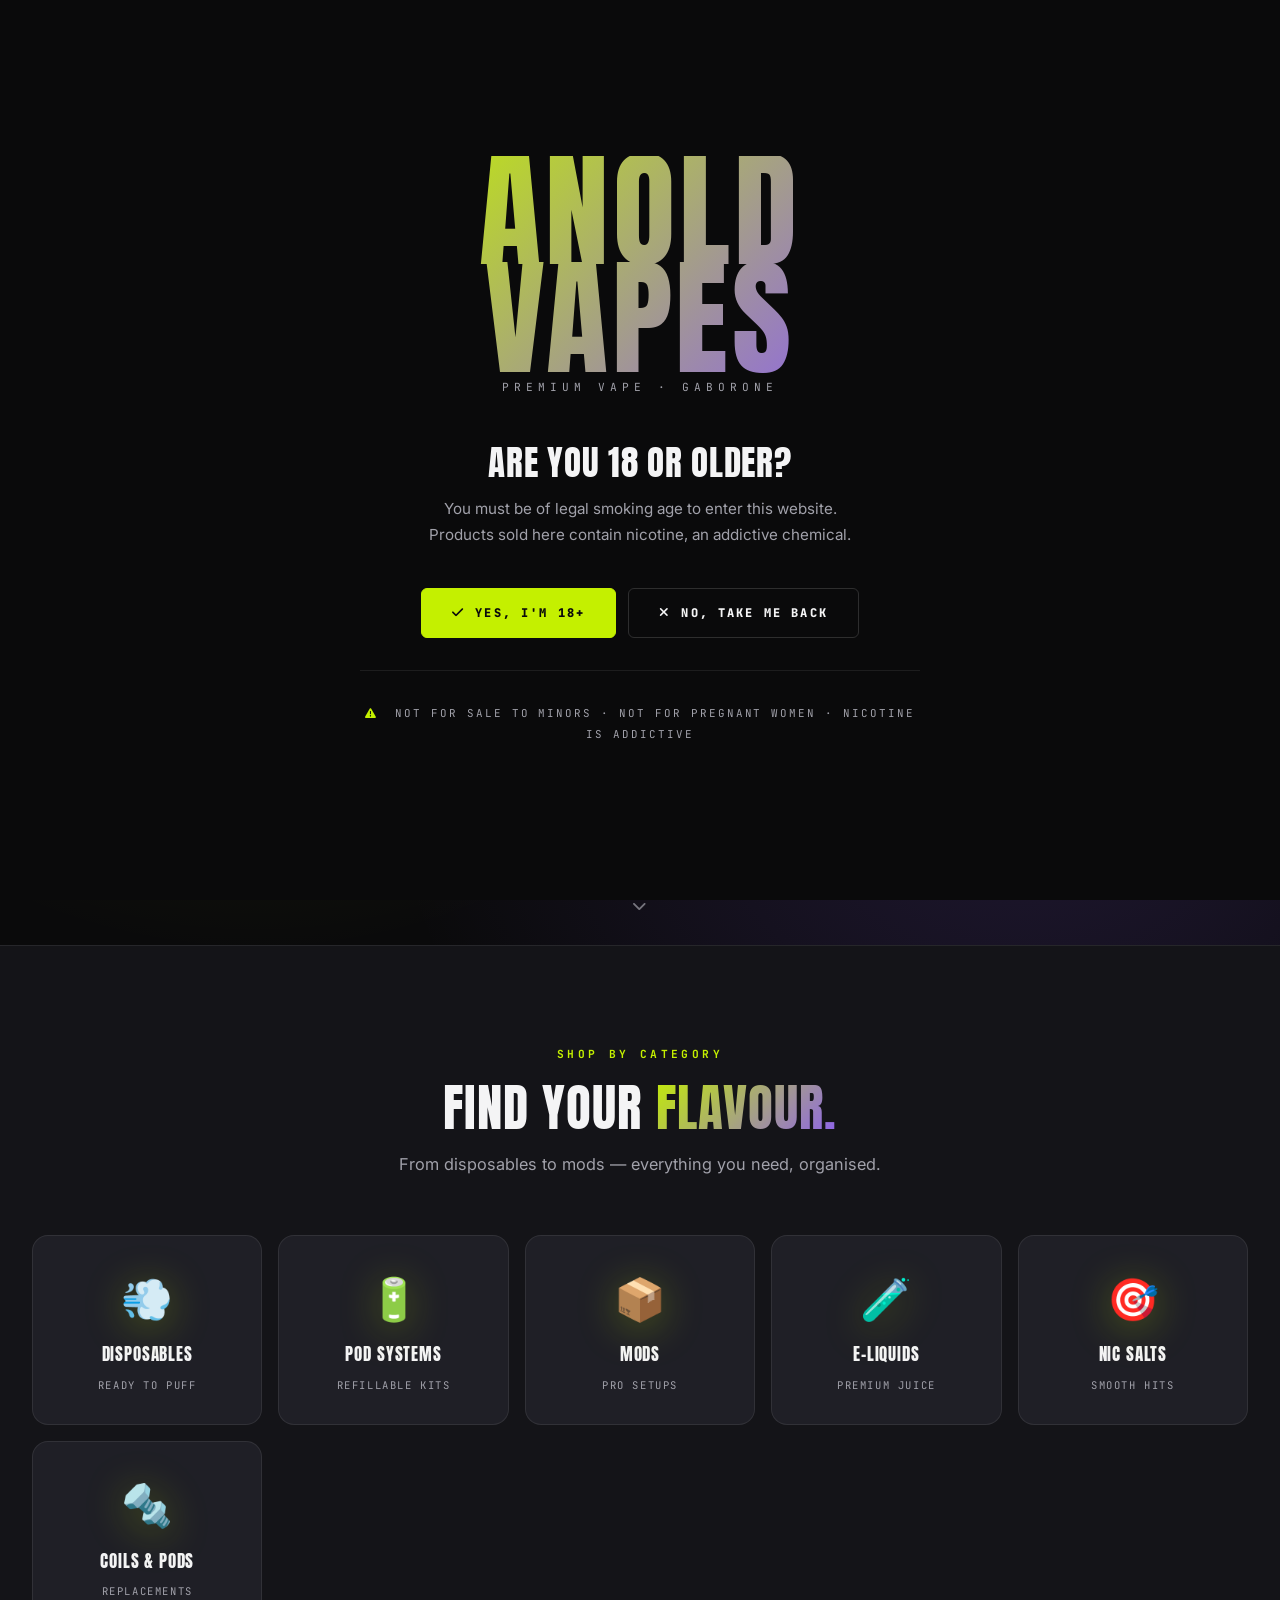
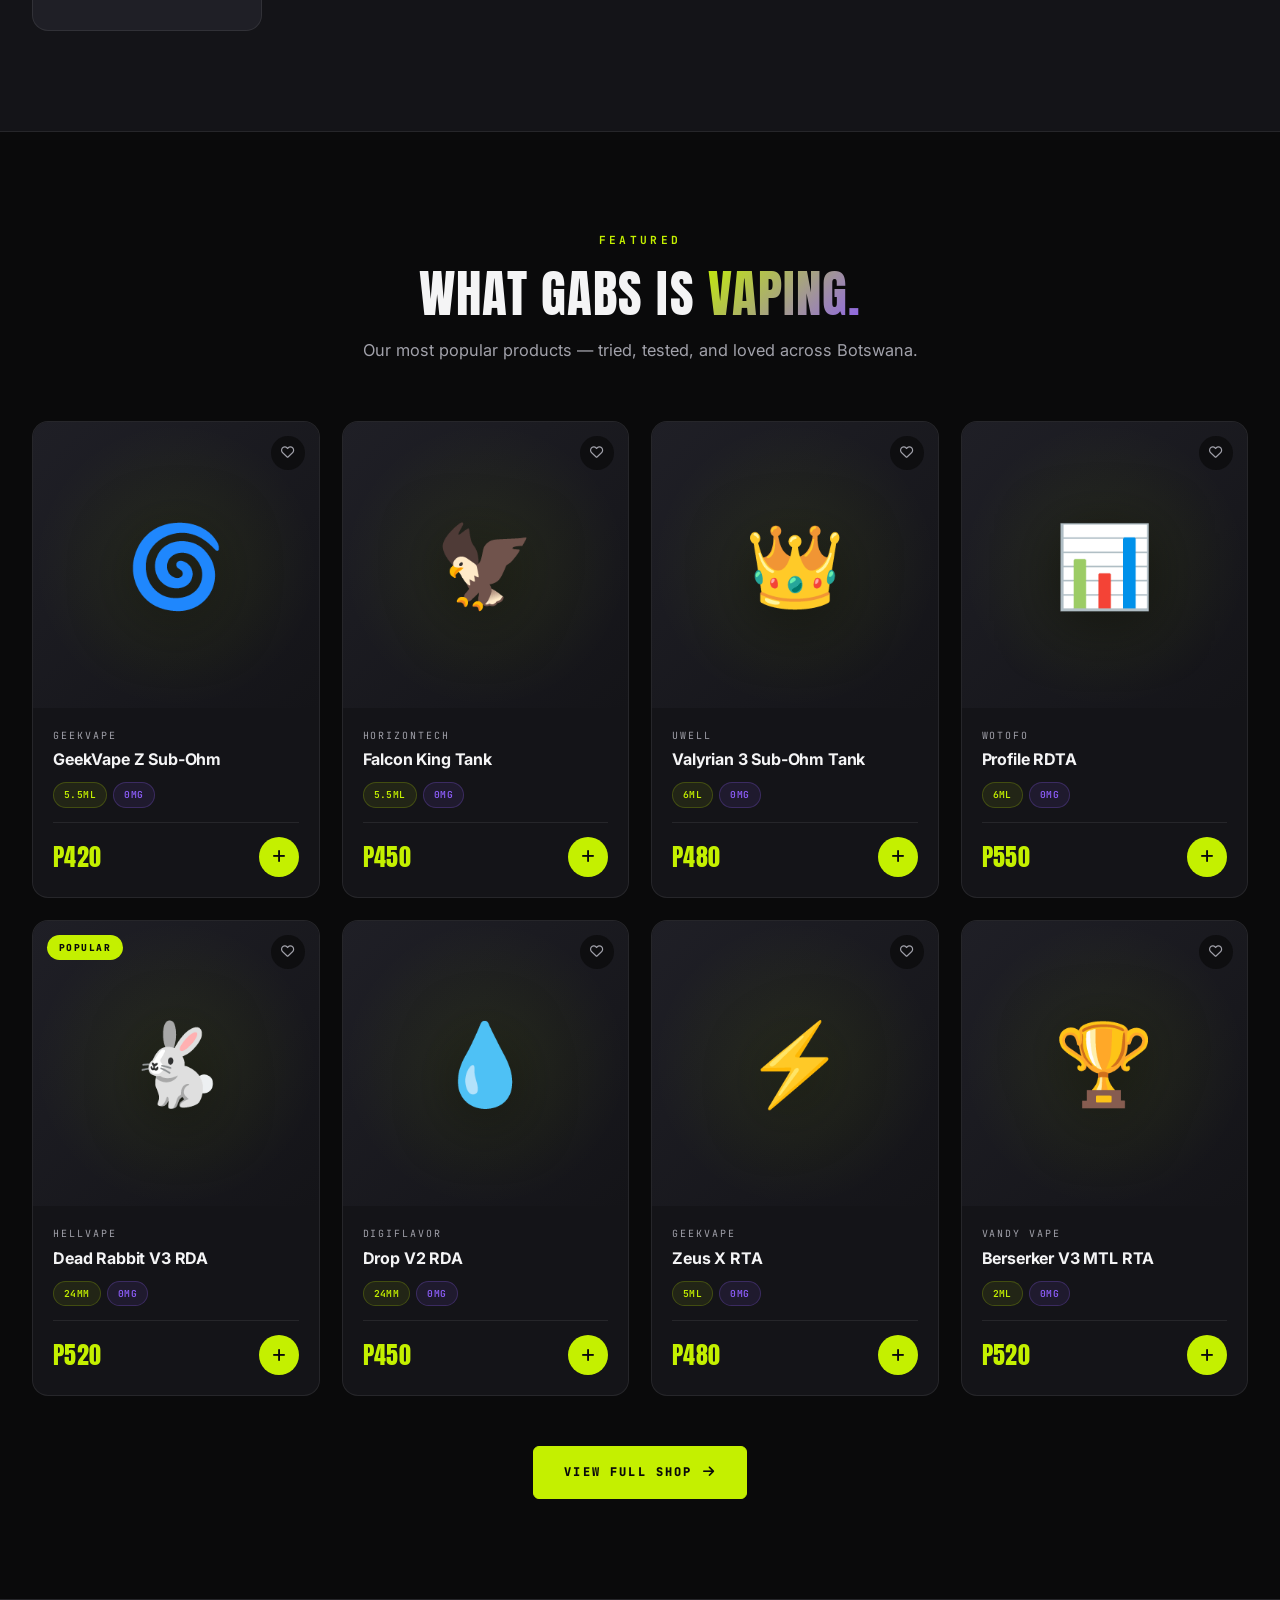
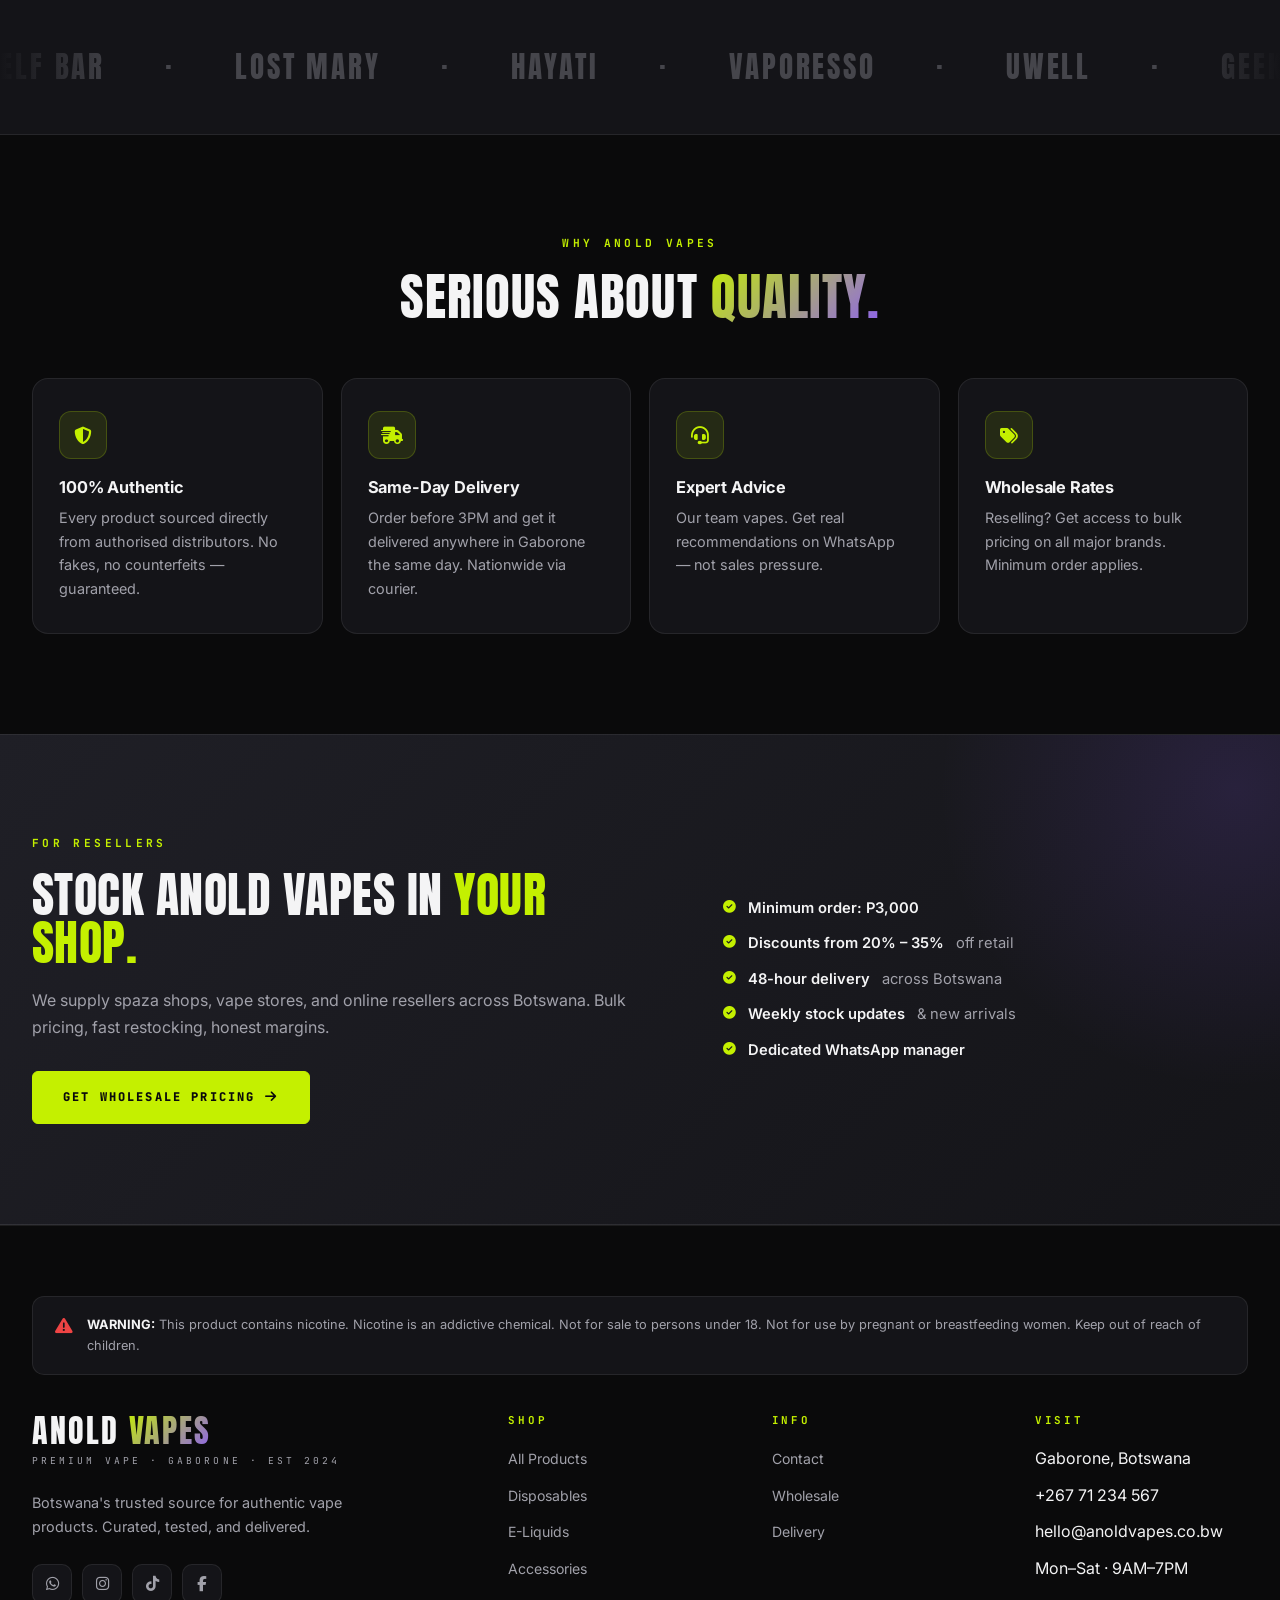
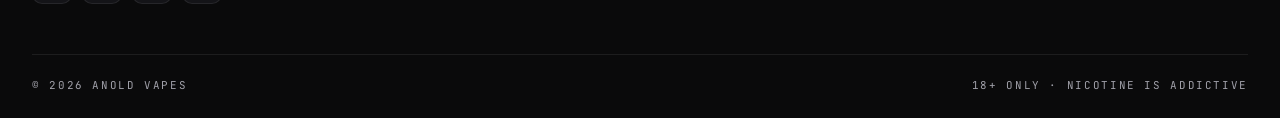
<file: index.html>
<!DOCTYPE html>
<html lang="en">
<head>
    <meta charset="UTF-8">
    <meta name="viewport" content="width=device-width, initial-scale=1.0">
    <title>Anold Vapes (AV) — Premium Vape Store · Gaborone</title>
    <meta name="description" content="Anold Vapes — Gaborone's premium vape store. Authentic disposables, pods, mods, e-liquids. Fast delivery across Botswana.">
    <link rel="stylesheet" href="https://cdnjs.cloudflare.com/ajax/libs/font-awesome/6.4.0/css/all.min.css">
    <link href="https://fonts.googleapis.com/css2?family=Anton&family=Inter:wght@400;500;600;700;800&family=JetBrains+Mono:wght@400;500;700&display=swap" rel="stylesheet">
    <link rel="stylesheet" href="style.css">
</head>
<body data-limit="8">

    <!-- AGE GATE -->
    <div class="age-gate" id="age-gate">
        <div class="age-gate-inner">
            <div class="age-gate-logo">ANOLD VAPES</div>
            <div class="age-gate-tag">Premium Vape · Gaborone</div>
            <h2>Are you 18 or older?</h2>
            <p>You must be of legal smoking age to enter this website. Products sold here contain nicotine, an addictive chemical.</p>
            <div class="age-gate-buttons">
                <button class="btn" onclick="confirmAge()">
                    <i class="fas fa-check"></i> Yes, I'm 18+
                </button>
                <button class="btn btn-outline" onclick="denyAge()">
                    <i class="fas fa-times"></i> No, take me back
                </button>
            </div>
            <div class="age-gate-warning">
                <i class="fas fa-exclamation-triangle"></i> Not for sale to minors · Not for pregnant women · Nicotine is addictive
            </div>
        </div>
    </div>

    <!-- TOP BAR -->
    <div class="top-bar">
        <i class="fas fa-bolt"></i> Free delivery in Gaborone on orders over P500 · Same-day dispatch before 3PM
    </div>

    <!-- HEADER -->
    <header>
        <div class="container nav-container">
            <a href="index.html" class="logo">
                <div class="logo-mark">AV</div>
                <div>
                    <div class="logo-text">Anold Vapes</div>
                    <span class="logo-sub">PREMIUM · GABORONE</span>
                </div>
            </a>
            <nav>
                <ul>
                    <li><a href="index.html" class="active">Home</a></li>
                    <li>
                        <a href="shop.html">Shop <i class="fas fa-chevron-down"></i></a>
                        <div class="dropdown">
                            <a href="shop.html"><i class="fas fa-wind"></i> Disposables</a>
                            <a href="shop.html"><i class="fas fa-battery-full"></i> Pod Systems</a>
                            <a href="shop.html"><i class="fas fa-cube"></i> Mods</a>
                            <a href="shop.html"><i class="fas fa-flask"></i> E-Liquids</a>
                            <a href="shop.html"><i class="fas fa-tint"></i> Nic Salts</a>
                            <a href="shop.html"><i class="fas fa-cog"></i> Coils & Pods</a>
                            <a href="shop.html"><i class="fas fa-box"></i> Tanks</a>
                            <a href="shop.html"><i class="fas fa-toolbox"></i> Accessories</a>
                        </div>
                    </li>
                    <li>
                        <a href="shop.html">Brands <i class="fas fa-chevron-down"></i></a>
                        <div class="dropdown">
                            <a href="shop.html">Elf Bar</a>
                            <a href="shop.html">Lost Mary</a>
                            <a href="shop.html">Hayati</a>
                            <a href="shop.html">Vaporesso</a>
                            <a href="shop.html">Uwell</a>
                            <a href="shop.html">GeekVape</a>
                            <a href="shop.html">Nasty Juice</a>
                            <a href="shop.html">Dinner Lady</a>
                        </div>
                    </li>
                    <li><a href="shop.html">Wholesale</a></li>
                    <li><a href="contact.html">Contact</a></li>
                </ul>
            </nav>
            <div class="nav-icons">
                <button class="nav-icon-btn" aria-label="Search">
                    <i class="fas fa-search"></i>
                </button>
                <button class="nav-icon-btn" onclick="toggleCart()" aria-label="Cart">
                    <i class="fas fa-shopping-bag"></i>
                    <span class="cart-count" id="cart-count">0</span>
                </button>
                <button class="mobile-menu-btn" onclick="toggleMobileMenu()" aria-label="Menu">
                    <i class="fas fa-bars"></i>
                </button>
            </div>
        </div>
    </header>
    <div class="mobile-overlay" onclick="toggleMobileMenu()"></div>

    <main>

        <!-- HERO -->
        <section class="hero">
            <div class="hero-poster" style="background-image: url('https://images.unsplash.com/photo-1535585209827-a15fcdbc4c2d?ixlib=rb-4.0.3&auto=format&fit=crop&w=1950&q=80');"></div>
            <video class="hero-video" autoplay muted loop playsinline
    poster="https://images.unsplash.com/photo-1535585209827-a15fcdbc4c2d?ixlib=rb-4.0.3&auto=format&fit=crop&w=1950&q=80">
    <source src="https://videos.pexels.com/video-files/3044127/3044127-uhd_2560_1440_25fps.mp4" type="video/mp4">
    <source src="https://videos.pexels.com/video-files/7373755/7373755-hd_1920_1080_30fps.mp4" type="video/mp4">
    <source src="https://videos.pexels.com/video-files/5057526/5057526-hd_1920_1080_25fps.mp4" type="video/mp4">
            </video>
            <div class="hero-overlay"></div>

            <div class="hero-content">
                <div class="hero-eyebrow">
                    <span class="dot"></span>
                    Botswana's premium vape destination
                </div>
                <h1>Anold <em>Vapes</em></h1>
                <div class="hero-sub">PREMIUM · AUTHENTIC · DELIVERED</div>
                <p class="lead">Every product verified authentic. Every order shipped fast from Gaborone. Zero compromise on quality.</p>
                <div class="hero-actions">
                    <a href="shop.html" class="btn">
                        <i class="fas fa-shopping-bag"></i> Shop Now
                    </a>
                    <a href="shop.html" class="btn btn-outline">Wholesale Enquiries</a>
                </div>
                <div class="hero-stats">
                    <div class="stat-block">
                        <div class="num">48+</div>
                        <div class="lbl">Products</div>
                    </div>
                    <div class="stat-block">
                        <div class="num">100%</div>
                        <div class="lbl">Authentic</div>
                    </div>
                    <div class="stat-block">
                        <div class="num">Same Day</div>
                        <div class="lbl">Gabs Delivery</div>
                    </div>
                </div>
            </div>

            <div class="scroll-hint">
                <span>Scroll</span>
                <i class="fas fa-chevron-down"></i>
            </div>
        </section>

        <!-- CATEGORIES -->
        <section class="categories-section">
            <div class="container">
                <div class="section-header center">
                    <span class="section-label">Shop by Category</span>
                    <h2 class="section-title">Find your <em>flavour.</em></h2>
                    <p class="section-sub">From disposables to mods — everything you need, organised.</p>
                </div>
                <div class="categories-grid">
                    <a href="shop.html" class="category-card">
                        <div class="category-icon">💨</div>
                        <h3>Disposables</h3>
                        <span>Ready to puff</span>
                    </a>
                    <a href="shop.html" class="category-card">
                        <div class="category-icon">🔋</div>
                        <h3>Pod Systems</h3>
                        <span>Refillable kits</span>
                    </a>
                    <a href="shop.html" class="category-card">
                        <div class="category-icon">📦</div>
                        <h3>Mods</h3>
                        <span>Pro setups</span>
                    </a>
                    <a href="shop.html" class="category-card">
                        <div class="category-icon">🧪</div>
                        <h3>E-Liquids</h3>
                        <span>Premium juice</span>
                    </a>
                    <a href="shop.html" class="category-card">
                        <div class="category-icon">🎯</div>
                        <h3>Nic Salts</h3>
                        <span>Smooth hits</span>
                    </a>
                    <a href="shop.html" class="category-card">
                        <div class="category-icon">🔩</div>
                        <h3>Coils & Pods</h3>
                        <span>Replacements</span>
                    </a>
                </div>
            </div>
        </section>

        <!-- FEATURED PRODUCTS -->
        <section class="products-section">
            <div class="container">
                <div class="section-header center">
                    <span class="section-label">Featured</span>
                    <h2 class="section-title">What Gabs is <em>vaping.</em></h2>
                    <p class="section-sub">Our most popular products — tried, tested, and loved across Botswana.</p>
                </div>
                <div class="products-grid" id="shop-grid"></div>
                <div style="text-align: center; margin-top: 50px;">
                    <a href="shop.html" class="btn">
                        View Full Shop <i class="fas fa-arrow-right"></i>
                    </a>
                </div>
            </div>
        </section>

        <!-- BRANDS MARQUEE -->
        <section class="brands-marquee">
            <div class="marquee-track">
                <span>ELF BAR</span><span>·</span>
                <span>LOST MARY</span><span>·</span>
                <span>HAYATI</span><span>·</span>
                <span>VAPORESSO</span><span>·</span>
                <span>UWELL</span><span>·</span>
                <span>GEEKVAPE</span><span>·</span>
                <span>VOOPOO</span><span>·</span>
                <span>NASTY JUICE</span><span>·</span>
                <span>DINNER LADY</span><span>·</span>
                <span>SMOK</span><span>·</span>
                <span>ELF BAR</span><span>·</span>
                <span>LOST MARY</span><span>·</span>
                <span>HAYATI</span><span>·</span>
                <span>VAPORESSO</span><span>·</span>
                <span>UWELL</span><span>·</span>
                <span>GEEKVAPE</span><span>·</span>
                <span>VOOPOO</span><span>·</span>
                <span>NASTY JUICE</span><span>·</span>
                <span>DINNER LADY</span><span>·</span>
                <span>SMOK</span><span>·</span>
            </div>
        </section>

        <!-- WHY US -->
        <section class="why-section">
            <div class="container">
                <div class="section-header center">
                    <span class="section-label">Why Anold Vapes</span>
                    <h2 class="section-title">Serious about <em>quality.</em></h2>
                </div>
                <div class="why-grid">
                    <div class="why-card">
                        <div class="why-icon"><i class="fas fa-shield-alt"></i></div>
                        <h4>100% Authentic</h4>
                        <p>Every product sourced directly from authorised distributors. No fakes, no counterfeits — guaranteed.</p>
                    </div>
                    <div class="why-card">
                        <div class="why-icon"><i class="fas fa-truck-fast"></i></div>
                        <h4>Same-Day Delivery</h4>
                        <p>Order before 3PM and get it delivered anywhere in Gaborone the same day. Nationwide via courier.</p>
                    </div>
                    <div class="why-card">
                        <div class="why-icon"><i class="fas fa-headset"></i></div>
                        <h4>Expert Advice</h4>
                        <p>Our team vapes. Get real recommendations on WhatsApp — not sales pressure.</p>
                    </div>
                    <div class="why-card">
                        <div class="why-icon"><i class="fas fa-tags"></i></div>
                        <h4>Wholesale Rates</h4>
                        <p>Reselling? Get access to bulk pricing on all major brands. Minimum order applies.</p>
                    </div>
                </div>
            </div>
        </section>

        <!-- WHOLESALE CTA -->
        <section class="wholesale-cta">
            <div class="container wholesale-inner">
                <div>
                    <span class="section-label">For Resellers</span>
                    <h2>Stock Anold Vapes in <em>your shop.</em></h2>
                    <p>We supply spaza shops, vape stores, and online resellers across Botswana. Bulk pricing, fast restocking, honest margins.</p>
                    <a href="contact.html" class="btn">Get Wholesale Pricing <i class="fas fa-arrow-right"></i></a>
                </div>
                <div>
                    <ul class="wholesale-list">
                        <li><i class="fas fa-check-circle"></i> <strong>Minimum order: P3,000</strong></li>
                        <li><i class="fas fa-check-circle"></i> <strong>Discounts from 20% – 35%</strong> off retail</li>
                        <li><i class="fas fa-check-circle"></i> <strong>48-hour delivery</strong> across Botswana</li>
                        <li><i class="fas fa-check-circle"></i> <strong>Weekly stock updates</strong> & new arrivals</li>
                        <li><i class="fas fa-check-circle"></i> <strong>Dedicated WhatsApp manager</strong></li>
                    </ul>
                </div>
            </div>
        </section>

    </main>

    <!-- FOOTER -->
    <footer>
        <div class="container">
            <div class="footer-warning">
                <i class="fas fa-exclamation-triangle"></i>
                <p><strong>WARNING:</strong> This product contains nicotine. Nicotine is an addictive chemical. Not for sale to persons under 18. Not for use by pregnant or breastfeeding women. Keep out of reach of children.</p>
            </div>
            <div class="footer-top">
                <div class="footer-brand">
                    <h3>Anold <span>Vapes</span></h3>
                    <small>PREMIUM VAPE · GABORONE · EST 2024</small>
                    <p>Botswana's trusted source for authentic vape products. Curated, tested, and delivered.</p>
                    <div class="footer-socials">
                        <a href="#" target="_blank"><i class="fab fa-whatsapp"></i></a>
                        <a href="#" target="_blank"><i class="fab fa-instagram"></i></a>
                        <a href="#" target="_blank"><i class="fab fa-tiktok"></i></a>
                        <a href="#" target="_blank"><i class="fab fa-facebook-f"></i></a>
                    </div>
                </div>
                <div class="footer-col">
                    <h4>Shop</h4>
                    <ul>
                        <li><a href="shop.html">All Products</a></li>
                        <li><a href="shop.html">Disposables</a></li>
                        <li><a href="shop.html">E-Liquids</a></li>
                        <li><a href="shop.html">Accessories</a></li>
                    </ul>
                </div>
                <div class="footer-col">
                    <h4>Info</h4>
                    <ul>
                        <li><a href="contact.html">Contact</a></li>
                        <li><a href="contact.html">Wholesale</a></li>
                        <li><a href="contact.html">Delivery</a></li>
                    </ul>
                </div>
                <div class="footer-col">
                    <h4>Visit</h4>
                    <ul>
                        <li>Gaborone, Botswana</li>
                        <li>+267 71 234 567</li>
                        <li>hello@anoldvapes.co.bw</li>
                        <li>Mon–Sat · 9AM–7PM</li>
                    </ul>
                </div>
            </div>
            <div class="footer-bottom">
                <span>© 2026 ANOLD VAPES</span>
                <span>18+ ONLY · NICOTINE IS ADDICTIVE</span>
            </div>
        </div>
    </footer>

    <!-- CART DRAWER -->
    <div class="cart-overlay" id="cart-overlay" onclick="closeCart()"></div>
    <aside class="cart-drawer" id="cart-drawer">
        <div class="cart-header">
            <h3>Your Cart</h3>
            <button onclick="closeCart()" aria-label="Close">
                <i class="fas fa-times"></i>
            </button>
        </div>
        <div class="cart-items" id="cart-items"></div>
        <div class="cart-footer">
            <div class="cart-total-row">
                <span>Total</span>
                <strong id="cart-total">P0.00</strong>
            </div>
            <button class="cart-checkout-btn" onclick="checkoutCart()">
                <i class="fab fa-whatsapp"></i> Order via WhatsApp
            </button>
            <p class="cart-note">We'll confirm stock and delivery on WhatsApp</p>
        </div>
    </aside>

    <script src="main.js"></script>
</body>
  </html>
</file>
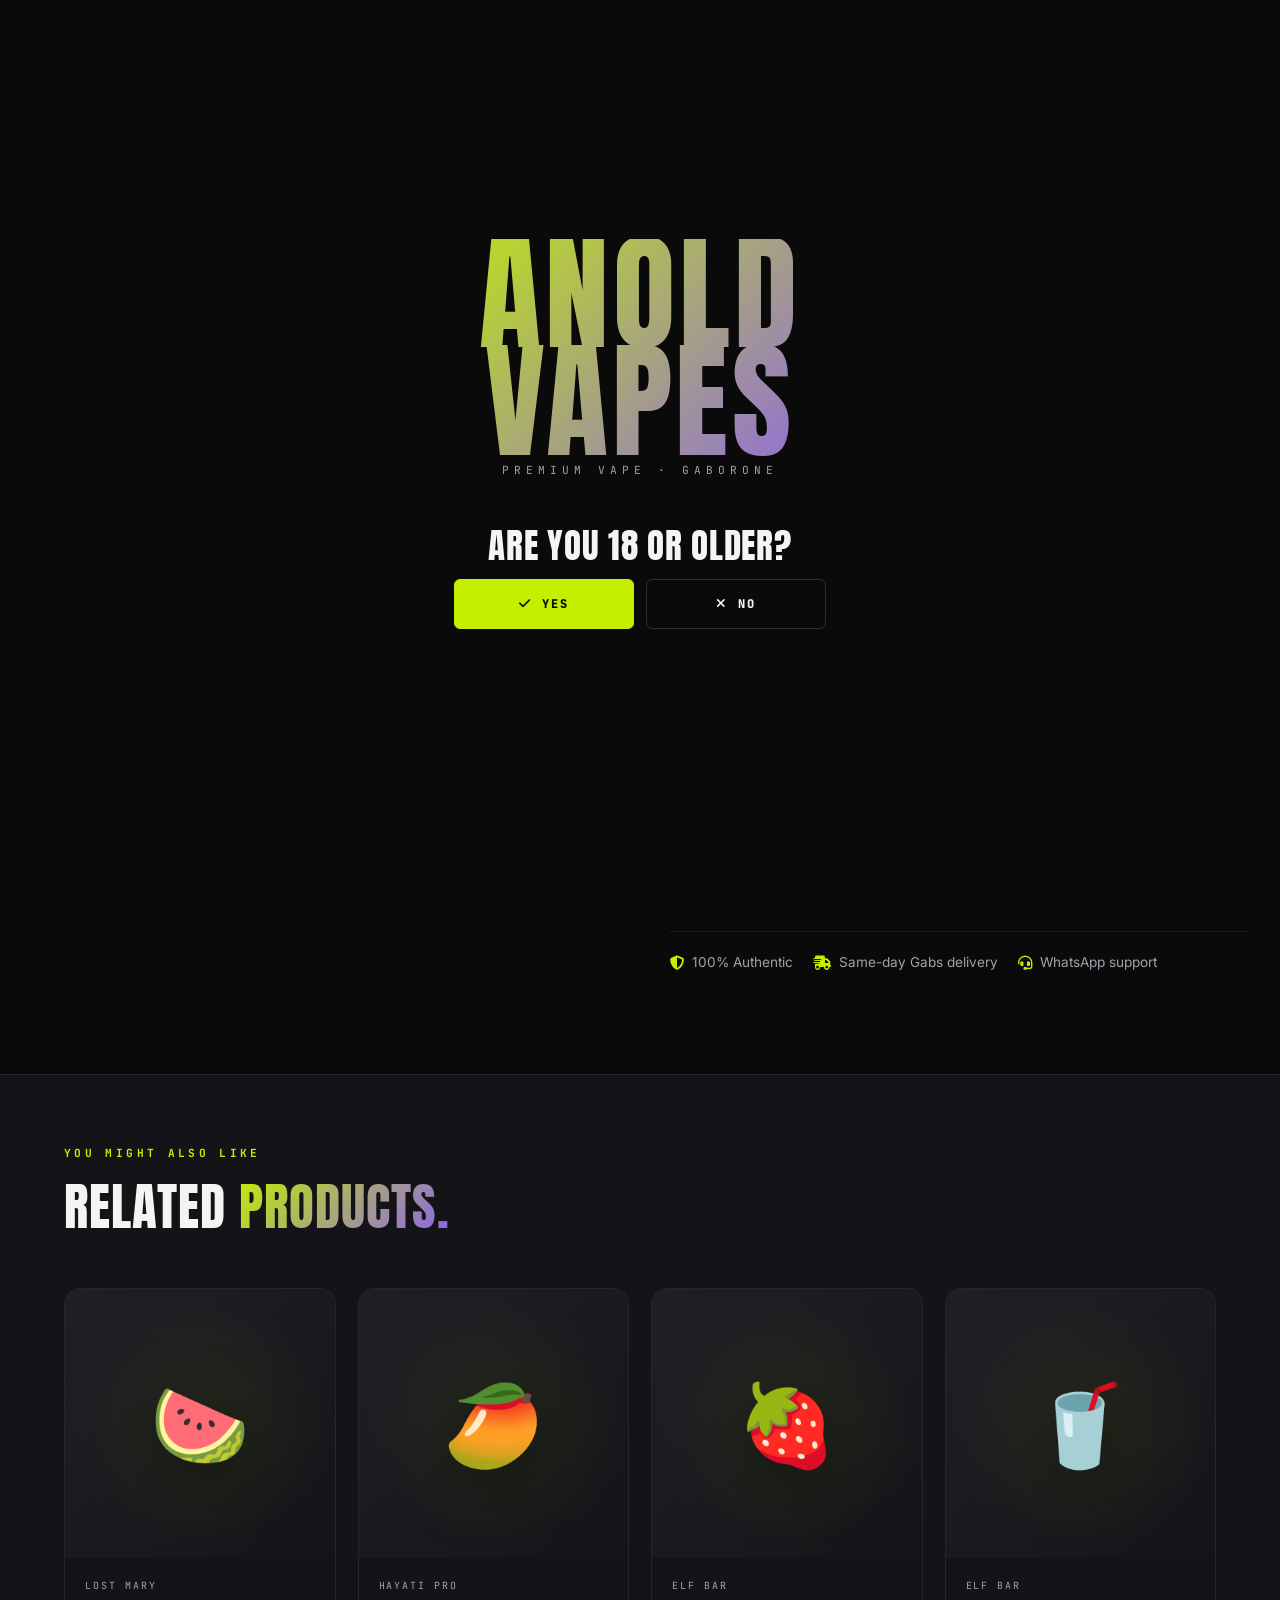
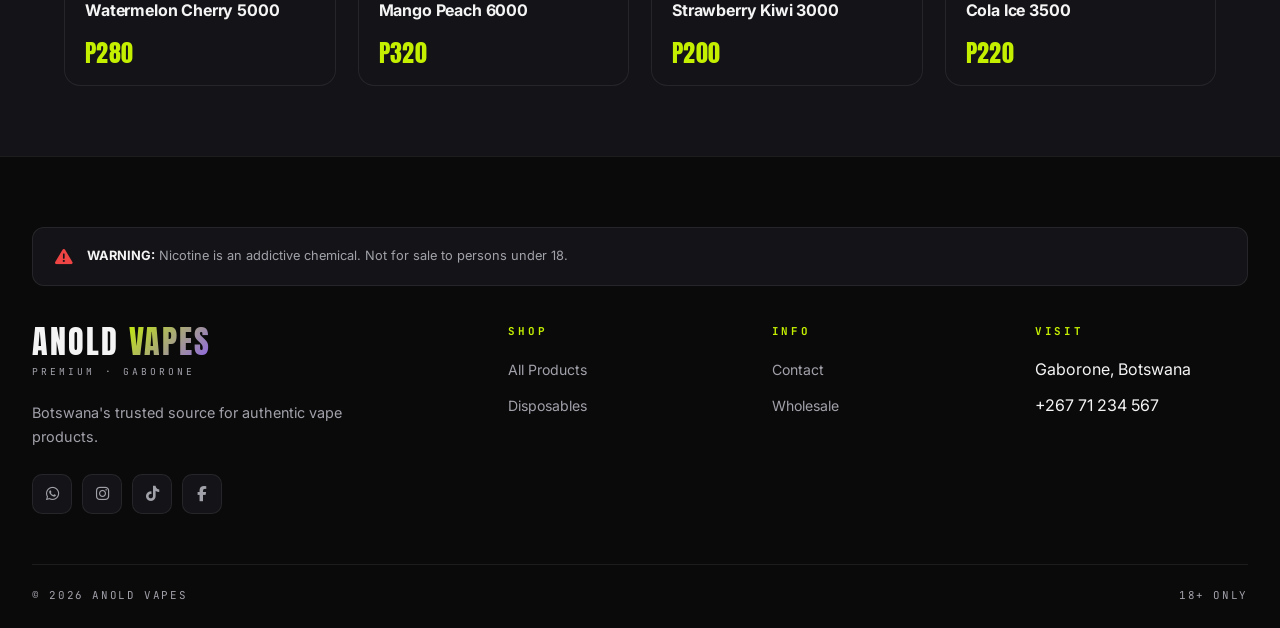
<file: product.html>
<!DOCTYPE html>
<html lang="en">
<head>
    <meta charset="UTF-8">
    <meta name="viewport" content="width=device-width, initial-scale=1.0">
    <title>Product | Anold Vapes</title>
    <link rel="stylesheet" href="https://cdnjs.cloudflare.com/ajax/libs/font-awesome/6.4.0/css/all.min.css">
    <link href="https://fonts.googleapis.com/css2?family=Anton&family=Inter:wght@400;500;600;700;800&family=JetBrains+Mono:wght@400;500;700&display=swap" rel="stylesheet">
    <link rel="stylesheet" href="style.css">
</head>
<body>

    <div class="age-gate" id="age-gate">
        <div class="age-gate-inner">
            <div class="age-gate-logo">ANOLD VAPES</div>
            <div class="age-gate-tag">Premium Vape · Gaborone</div>
            <h2>Are you 18 or older?</h2>
            <div class="age-gate-buttons">
                <button class="btn" onclick="confirmAge()"><i class="fas fa-check"></i> Yes</button>
                <button class="btn btn-outline" onclick="denyAge()"><i class="fas fa-times"></i> No</button>
            </div>
        </div>
    </div>

    <div class="top-bar">
        <i class="fas fa-bolt"></i> Free delivery in Gaborone on orders over P500
    </div>

    <header>
        <div class="container nav-container">
            <a href="index.html" class="logo">
                <div class="logo-mark">AV</div>
                <div>
                    <div class="logo-text">Anold Vapes</div>
                    <span class="logo-sub">PREMIUM · GABORONE</span>
                </div>
            </a>
            <nav>
                <ul>
                    <li><a href="index.html">Home</a></li>
                    <li>
                        <a href="shop.html">Shop <i class="fas fa-chevron-down"></i></a>
                        <div class="dropdown">
                            <a href="shop.html"><i class="fas fa-wind"></i> Disposables</a>
                            <a href="shop.html"><i class="fas fa-battery-full"></i> Pod Systems</a>
                            <a href="shop.html"><i class="fas fa-cube"></i> Mods</a>
                            <a href="shop.html"><i class="fas fa-flask"></i> E-Liquids</a>
                            <a href="shop.html"><i class="fas fa-tint"></i> Nic Salts</a>
                            <a href="shop.html"><i class="fas fa-cog"></i> Coils & Pods</a>
                        </div>
                    </li>
                    <li><a href="shop.html">Wholesale</a></li>
                    <li><a href="contact.html">Contact</a></li>
                </ul>
            </nav>
            <div class="nav-icons">
                <button class="nav-icon-btn"><i class="fas fa-search"></i></button>
                <button class="nav-icon-btn" onclick="toggleCart()">
                    <i class="fas fa-shopping-bag"></i>
                    <span class="cart-count" id="cart-count">0</span>
                </button>
                <button class="mobile-menu-btn" onclick="toggleMobileMenu()"><i class="fas fa-bars"></i></button>
            </div>
        </div>
    </header>
    <div class="mobile-overlay" onclick="toggleMobileMenu()"></div>

    <main class="container">
        <div class="breadcrumbs">
            <a href="index.html">Home</a>
            <span class="sep">/</span>
            <a href="shop.html">Shop</a>
            <span class="sep">/</span>
            <span id="bc-category">Product</span>
            <span class="sep">/</span>
            <span id="bc-product">Detail</span>
        </div>

        <div class="product-detail" id="product-detail">
            <div class="product-gallery">
                <div class="product-main-image">
                    <span id="product-emoji">💨</span>
                </div>
            </div>

            <div class="product-info-detail">
                <div class="product-brand-detail">by <strong id="product-brand">Brand</strong></div>
                <h1 id="product-name">Product Name</h1>
                <div class="product-price-detail">
                    <span id="product-price">P0.00</span>
                </div>

                <p class="product-description" id="product-description">Description...</p>

                <div class="specs-title">Specifications</div>
                <div class="specs-grid" id="product-specs"></div>

                <div class="specs-title">Quantity</div>
                <div class="quantity-selector">
                    <button onclick="changeDetailQty(-1)">−</button>
                    <span id="detail-qty">1</span>
                    <button onclick="changeDetailQty(1)">+</button>
                </div>

                <div class="product-actions">
                    <button class="btn" id="product-add-btn">
                        <i class="fas fa-shopping-bag"></i> Add to Cart
                    </button>
                    <button class="wishlist-btn" id="product-wishlist-btn" aria-label="Wishlist">
                        <i class="far fa-heart"></i>
                    </button>
                </div>

                <div class="trust-strip">
                    <div class="trust-item"><i class="fas fa-shield-alt"></i> 100% Authentic</div>
                    <div class="trust-item"><i class="fas fa-truck-fast"></i> Same-day Gabs delivery</div>
                    <div class="trust-item"><i class="fas fa-headset"></i> WhatsApp support</div>
                </div>
            </div>
        </div>

        <section class="related-section" style="margin: 0 -32px; padding: 70px 32px;">
            <div class="container">
                <div class="section-header">
                    <span class="section-label">You might also like</span>
                    <h2 class="section-title">Related <em>products.</em></h2>
                </div>
                <div class="products-grid" id="related-grid"></div>
            </div>
        </section>
    </main>

    <footer>
        <div class="container">
            <div class="footer-warning">
                <i class="fas fa-exclamation-triangle"></i>
                <p><strong>WARNING:</strong> Nicotine is an addictive chemical. Not for sale to persons under 18.</p>
            </div>
            <div class="footer-top">
                <div class="footer-brand">
                    <h3>Anold <span>Vapes</span></h3>
                    <small>PREMIUM · GABORONE</small>
                    <p>Botswana's trusted source for authentic vape products.</p>
                    <div class="footer-socials">
                        <a href="#"><i class="fab fa-whatsapp"></i></a>
                        <a href="#"><i class="fab fa-instagram"></i></a>
                        <a href="#"><i class="fab fa-tiktok"></i></a>
                        <a href="#"><i class="fab fa-facebook-f"></i></a>
                    </div>
                </div>
                <div class="footer-col"><h4>Shop</h4><ul>
                    <li><a href="shop.html">All Products</a></li>
                    <li><a href="shop.html">Disposables</a></li>
                </ul></div>
                <div class="footer-col"><h4>Info</h4><ul>
                    <li><a href="contact.html">Contact</a></li>
                    <li><a href="contact.html">Wholesale</a></li>
                </ul></div>
                <div class="footer-col"><h4>Visit</h4><ul>
                    <li>Gaborone, Botswana</li>
                    <li>+267 71 234 567</li>
                </ul></div>
            </div>
            <div class="footer-bottom">
                <span>© 2026 ANOLD VAPES</span>
                <span>18+ ONLY</span>
            </div>
        </div>
    </footer>

    <div class="cart-overlay" id="cart-overlay" onclick="closeCart()"></div>
    <aside class="cart-drawer" id="cart-drawer">
        <div class="cart-header">
            <h3>Your Cart</h3>
            <button onclick="closeCart()"><i class="fas fa-times"></i></button>
        </div>
        <div class="cart-items" id="cart-items"></div>
        <div class="cart-footer">
            <div class="cart-total-row">
                <span>Total</span>
                <strong id="cart-total">P0.00</strong>
            </div>
            <button class="cart-checkout-btn" onclick="checkoutCart()">
                <i class="fab fa-whatsapp"></i> Order via WhatsApp
            </button>
        </div>
    </aside>

    <script src="main.js"></script>
</body>
</html>
</file>
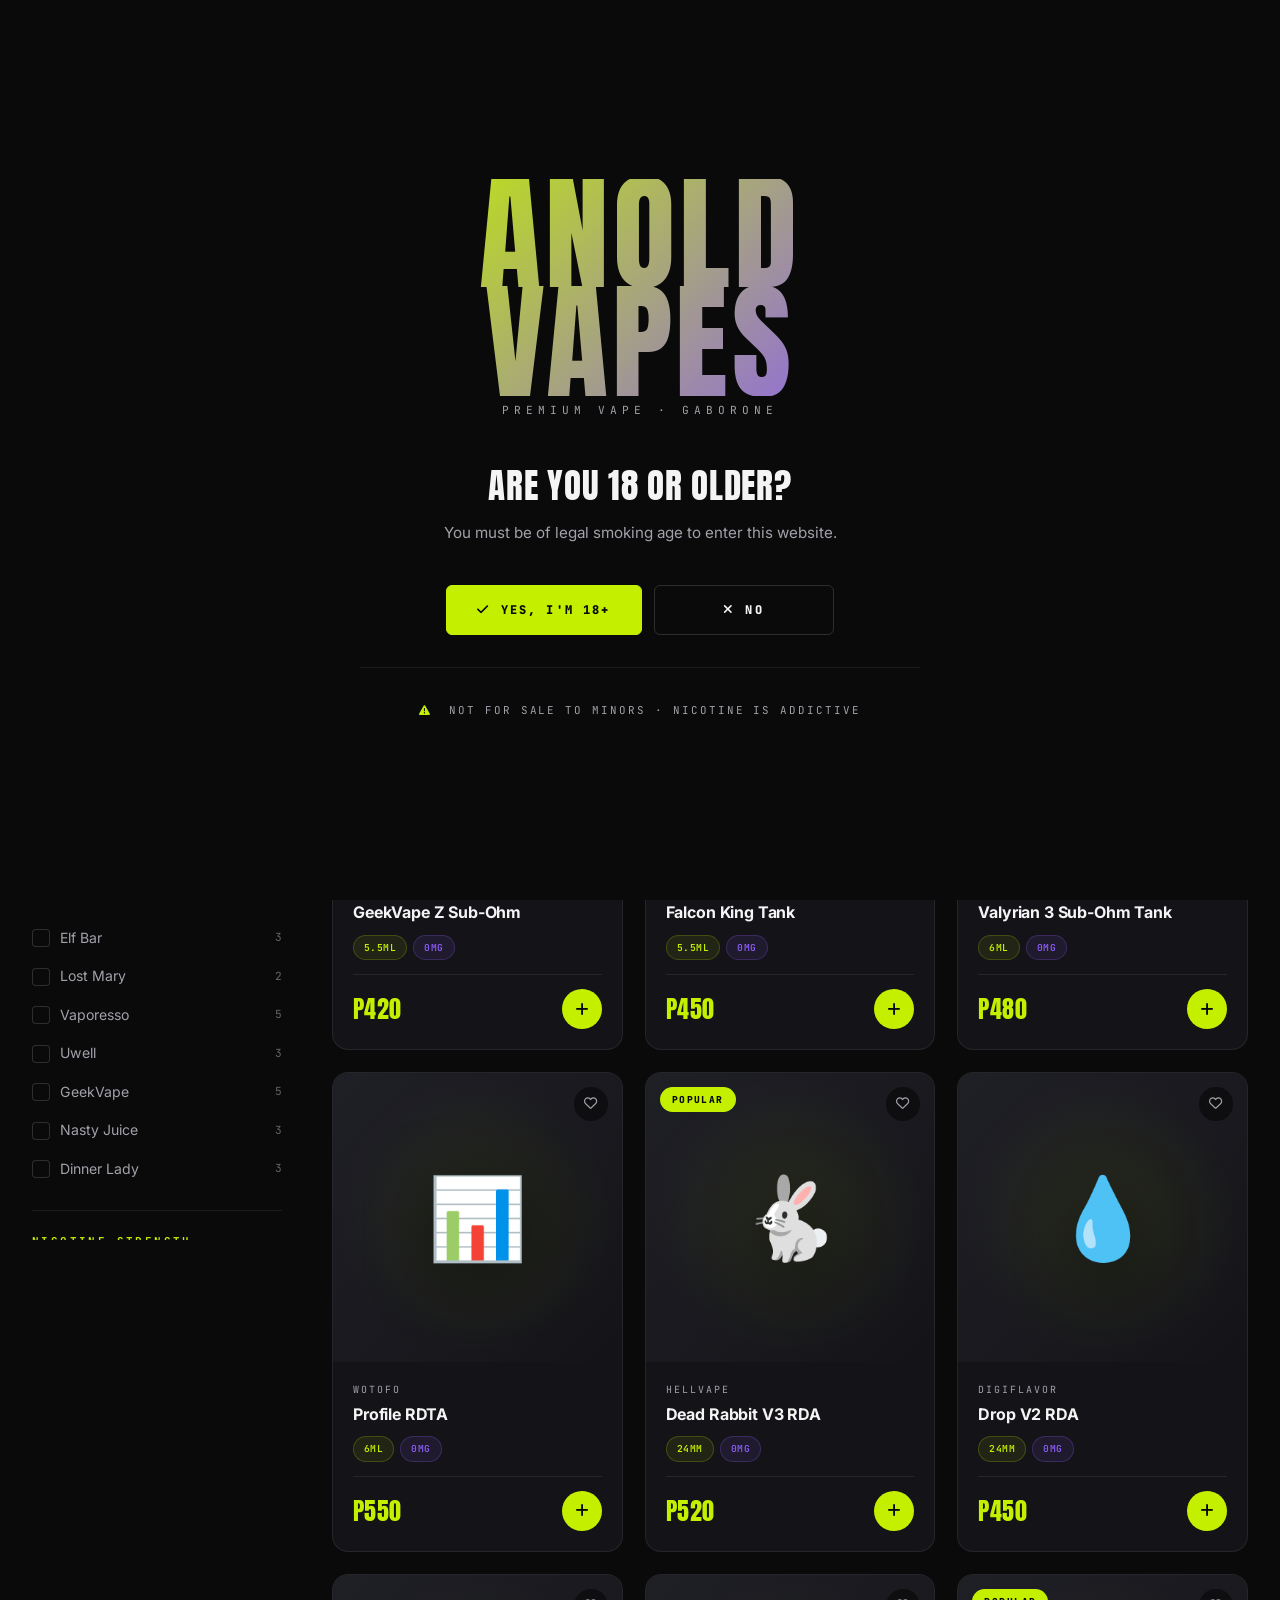
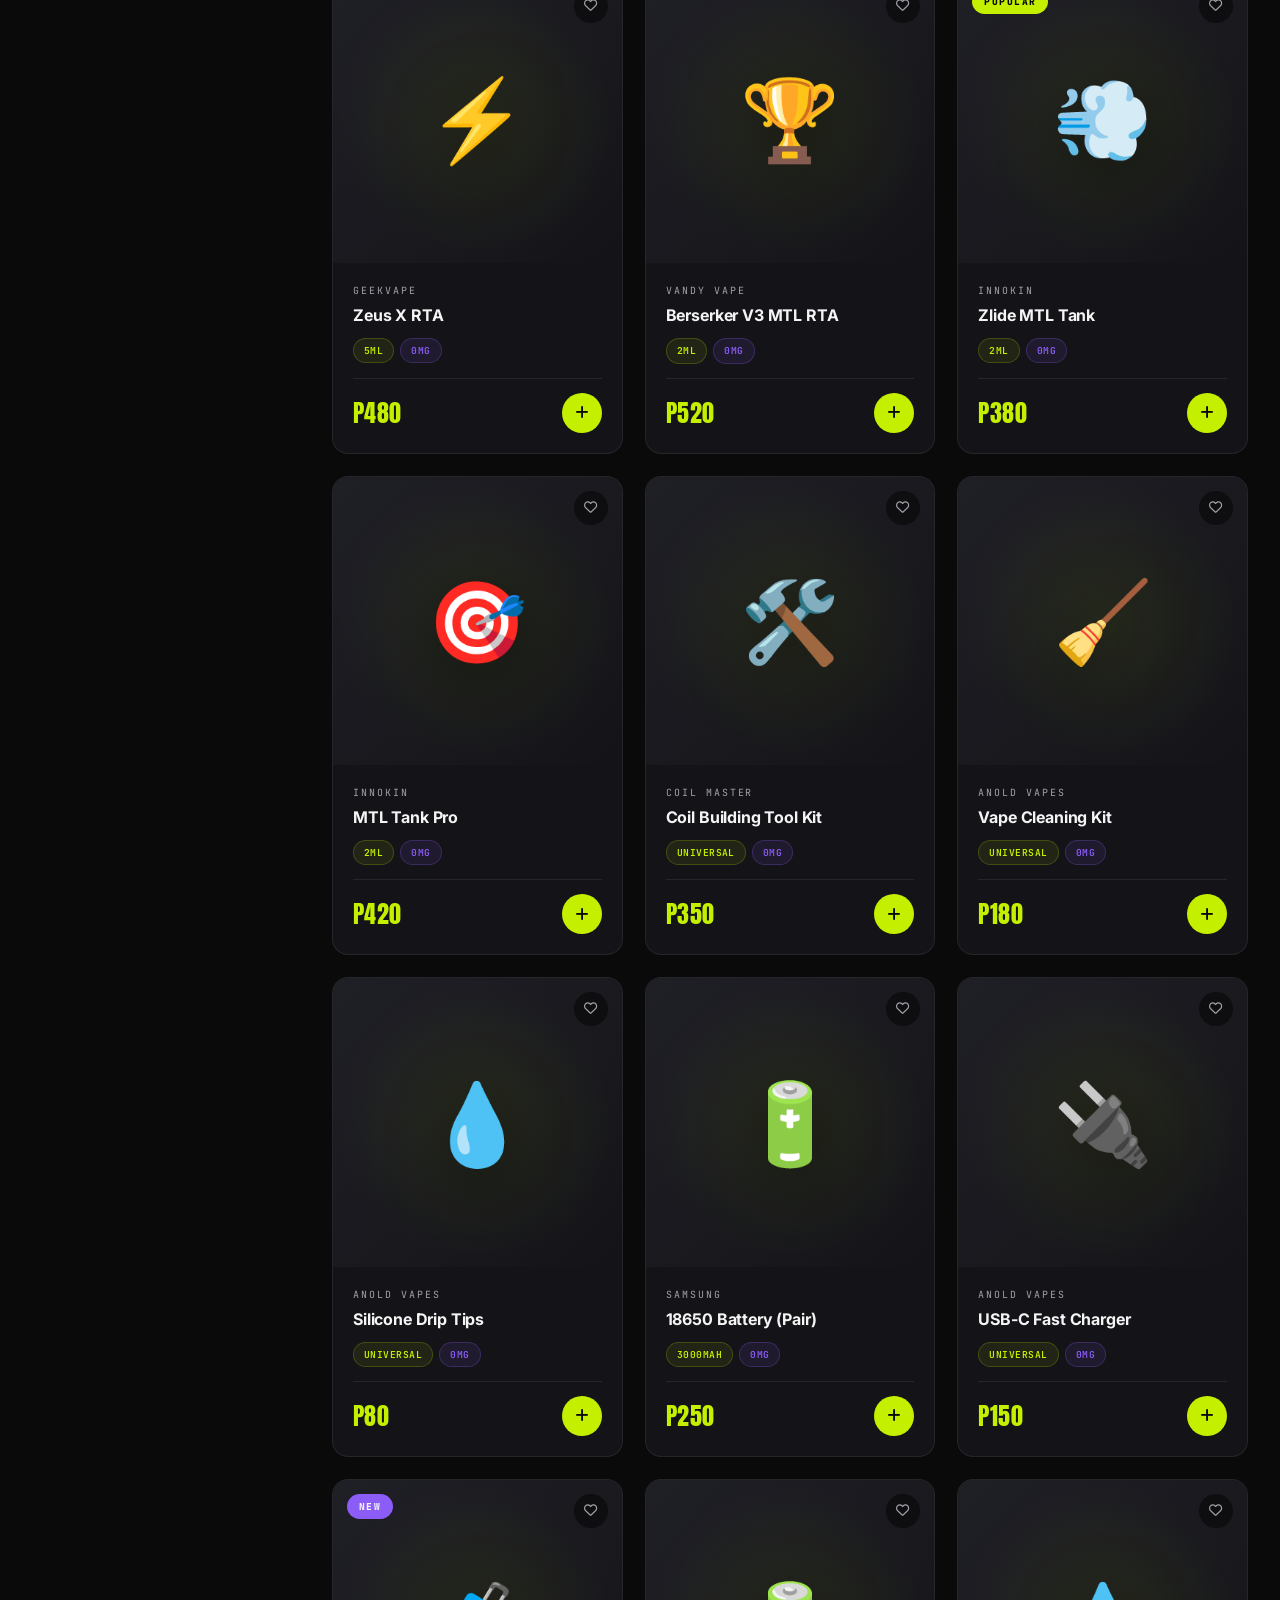
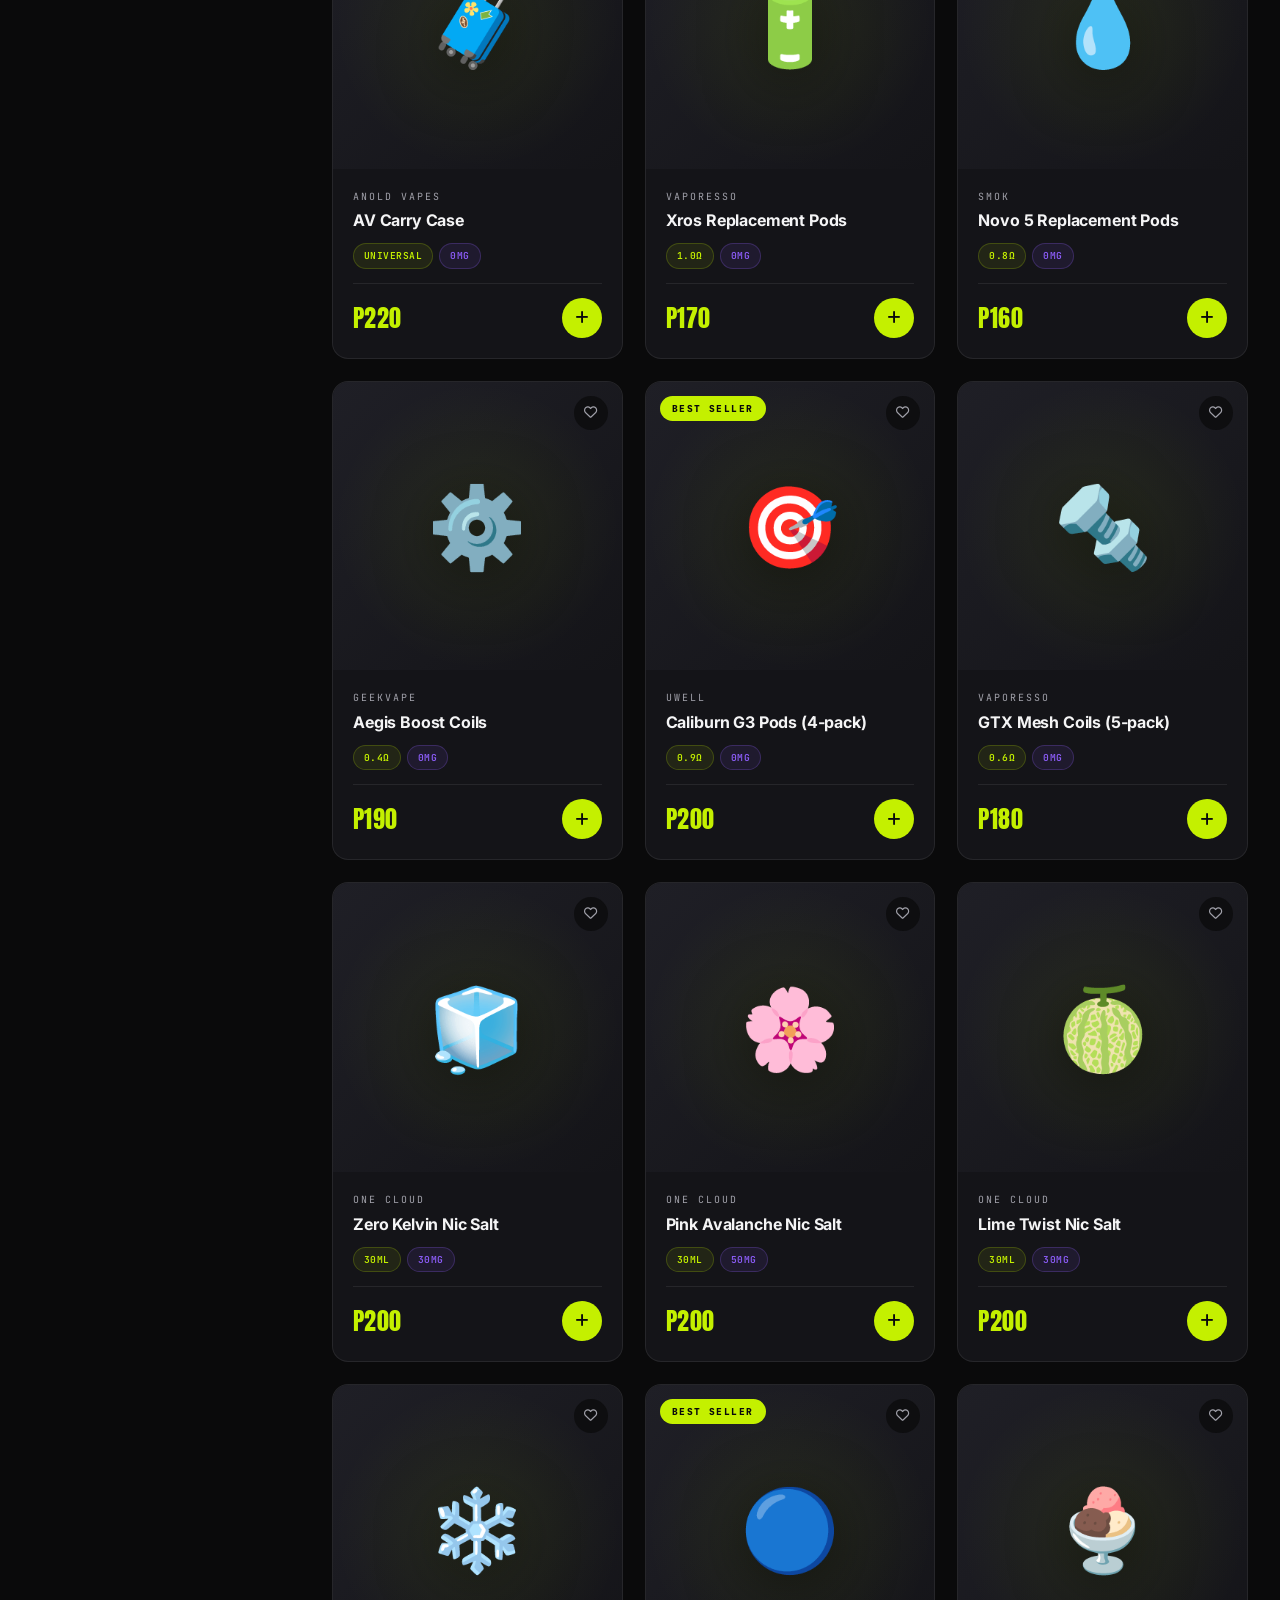
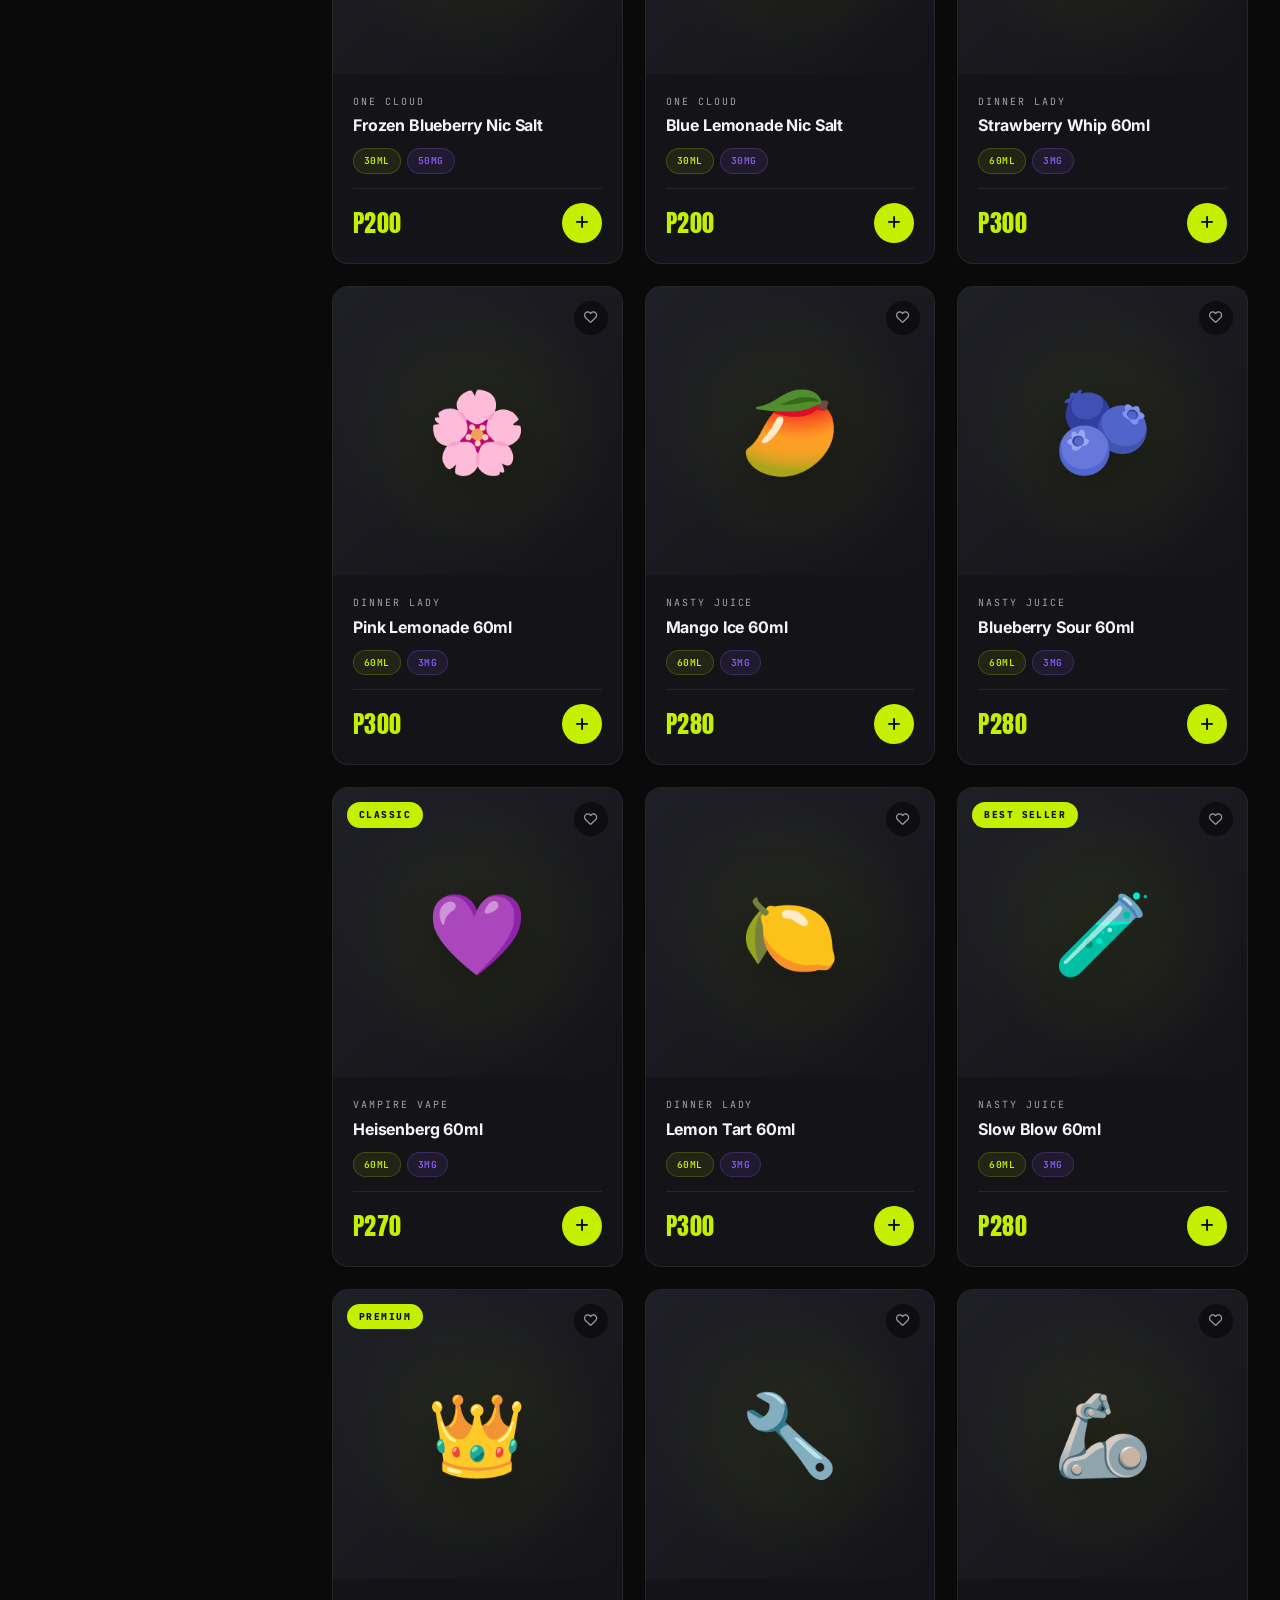
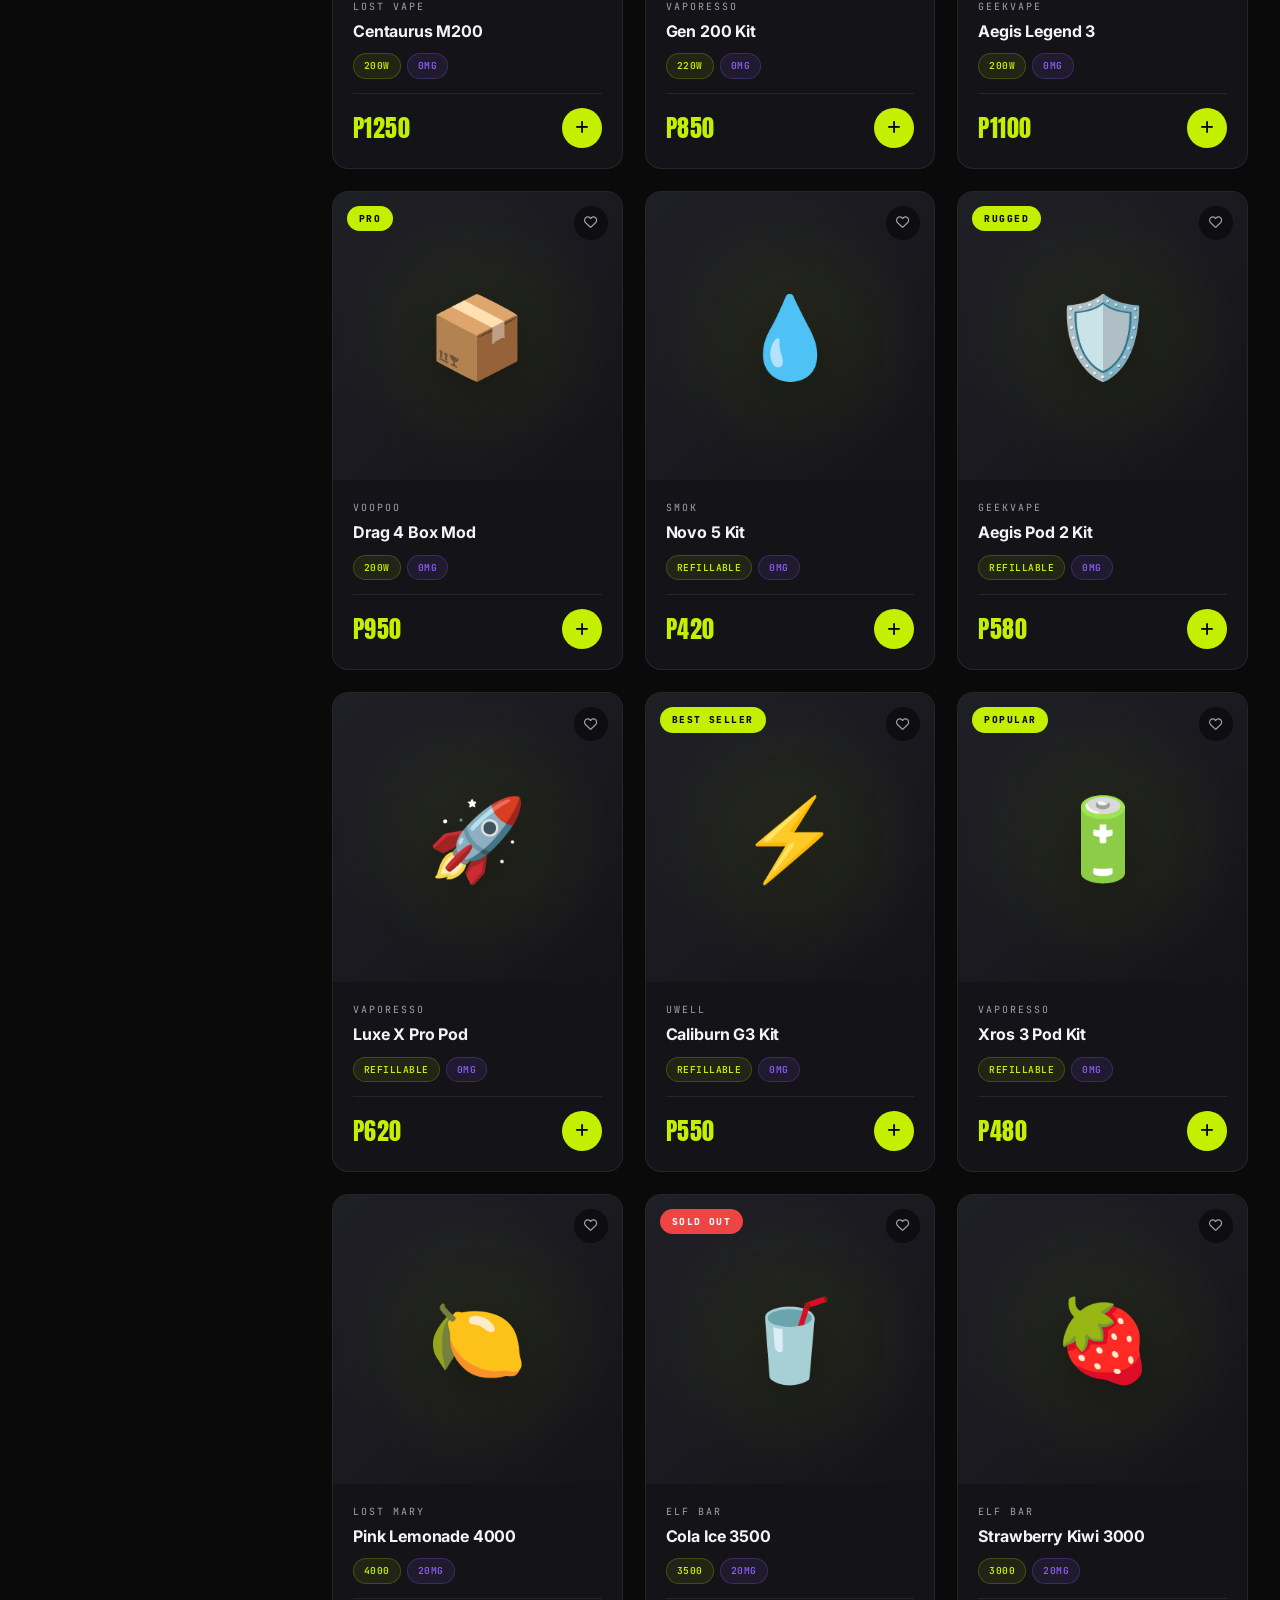
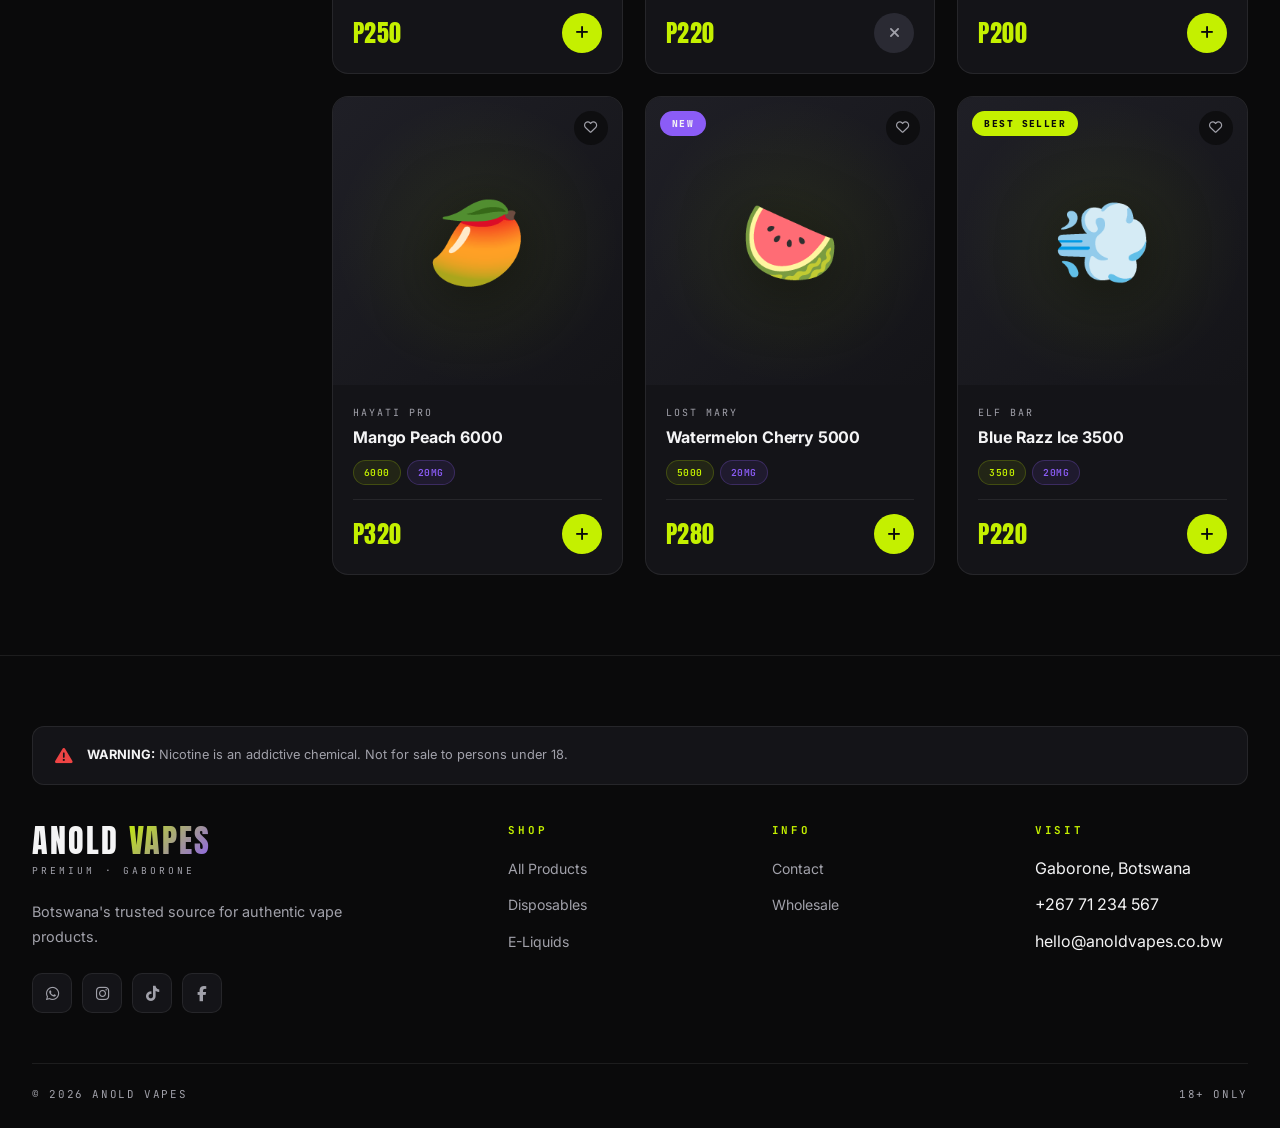
<file: shop.html>
<!DOCTYPE html>
<html lang="en">
<head>
    <meta charset="UTF-8">
    <meta name="viewport" content="width=device-width, initial-scale=1.0">
    <title>Shop | Anold Vapes (AV)</title>
    <link rel="stylesheet" href="https://cdnjs.cloudflare.com/ajax/libs/font-awesome/6.4.0/css/all.min.css">
    <link href="https://fonts.googleapis.com/css2?family=Anton&family=Inter:wght@400;500;600;700;800&family=JetBrains+Mono:wght@400;500;700&display=swap" rel="stylesheet">
    <link rel="stylesheet" href="style.css">
</head>
<body>

    <div class="age-gate" id="age-gate">
        <div class="age-gate-inner">
            <div class="age-gate-logo">ANOLD VAPES</div>
            <div class="age-gate-tag">Premium Vape · Gaborone</div>
            <h2>Are you 18 or older?</h2>
            <p>You must be of legal smoking age to enter this website.</p>
            <div class="age-gate-buttons">
                <button class="btn" onclick="confirmAge()"><i class="fas fa-check"></i> Yes, I'm 18+</button>
                <button class="btn btn-outline" onclick="denyAge()"><i class="fas fa-times"></i> No</button>
            </div>
            <div class="age-gate-warning">
                <i class="fas fa-exclamation-triangle"></i> Not for sale to minors · Nicotine is addictive
            </div>
        </div>
    </div>

    <div class="top-bar">
        <i class="fas fa-bolt"></i> Free delivery in Gaborone on orders over P500 · Same-day dispatch before 3PM
    </div>

    <header>
        <div class="container nav-container">
            <a href="index.html" class="logo">
                <div class="logo-mark">AV</div>
                <div>
                    <div class="logo-text">Anold Vapes</div>
                    <span class="logo-sub">PREMIUM · GABORONE</span>
                </div>
            </a>
            <nav>
                <ul>
                    <li><a href="index.html">Home</a></li>
                    <li>
                        <a href="shop.html" class="active">Shop <i class="fas fa-chevron-down"></i></a>
                        <div class="dropdown">
                            <a href="shop.html"><i class="fas fa-wind"></i> Disposables</a>
                            <a href="shop.html"><i class="fas fa-battery-full"></i> Pod Systems</a>
                            <a href="shop.html"><i class="fas fa-cube"></i> Mods</a>
                            <a href="shop.html"><i class="fas fa-flask"></i> E-Liquids</a>
                            <a href="shop.html"><i class="fas fa-tint"></i> Nic Salts</a>
                            <a href="shop.html"><i class="fas fa-cog"></i> Coils & Pods</a>
                            <a href="shop.html"><i class="fas fa-box"></i> Tanks</a>
                            <a href="shop.html"><i class="fas fa-toolbox"></i> Accessories</a>
                        </div>
                    </li>
                    <li>
                        <a href="shop.html">Brands <i class="fas fa-chevron-down"></i></a>
                        <div class="dropdown">
                            <a href="shop.html">Elf Bar</a>
                            <a href="shop.html">Lost Mary</a>
                            <a href="shop.html">Hayati</a>
                            <a href="shop.html">Vaporesso</a>
                            <a href="shop.html">Uwell</a>
                            <a href="shop.html">GeekVape</a>
                            <a href="shop.html">Nasty Juice</a>
                            <a href="shop.html">Dinner Lady</a>
                        </div>
                    </li>
                    <li><a href="shop.html">Wholesale</a></li>
                    <li><a href="contact.html">Contact</a></li>
                </ul>
            </nav>
            <div class="nav-icons">
                <button class="nav-icon-btn"><i class="fas fa-search"></i></button>
                <button class="nav-icon-btn" onclick="toggleCart()">
                    <i class="fas fa-shopping-bag"></i>
                    <span class="cart-count" id="cart-count">0</span>
                </button>
                <button class="mobile-menu-btn" onclick="toggleMobileMenu()"><i class="fas fa-bars"></i></button>
            </div>
        </div>
    </header>
    <div class="mobile-overlay" onclick="toggleMobileMenu()"></div>

    <section class="page-hero">
        <div class="container">
            <h1>The <em>Shop</em></h1>
            <p>Every product verified authentic. Every order shipped from Gaborone.</p>
        </div>
    </section>

    <main class="container">
        <div class="breadcrumbs">
            <a href="index.html">Home</a>
            <span class="sep">/</span>
            <span>Shop</span>
        </div>

        <button class="mobile-filter-toggle" onclick="toggleMobileFilters()">
            <i class="fas fa-sliders-h"></i> Filters
        </button>

        <div class="shop-layout">

            <!-- FILTERS SIDEBAR -->
            <aside class="filters-sidebar">
                <div class="filter-group">
                    <div class="filter-group-title">Category</div>
                    <div class="filter-group-content">
                        <label class="filter-option">
                            <input type="checkbox" onchange="toggleFilterCheckbox('categories', 'disposables', this.checked)">
                            Disposables <span class="count" data-count-category="disposables">0</span>
                        </label>
                        <label class="filter-option">
                            <input type="checkbox" onchange="toggleFilterCheckbox('categories', 'pods', this.checked)">
                            Pod Systems <span class="count" data-count-category="pods">0</span>
                        </label>
                        <label class="filter-option">
                            <input type="checkbox" onchange="toggleFilterCheckbox('categories', 'mods', this.checked)">
                            Mods <span class="count" data-count-category="mods">0</span>
                        </label>
                        <label class="filter-option">
                            <input type="checkbox" onchange="toggleFilterCheckbox('categories', 'liquids', this.checked)">
                            E-Liquids <span class="count" data-count-category="liquids">0</span>
                        </label>
                        <label class="filter-option">
                            <input type="checkbox" onchange="toggleFilterCheckbox('categories', 'salts', this.checked)">
                            Nic Salts <span class="count" data-count-category="salts">0</span>
                        </label>
                        <label class="filter-option">
                            <input type="checkbox" onchange="toggleFilterCheckbox('categories', 'coils', this.checked)">
                            Coils & Pods <span class="count" data-count-category="coils">0</span>
                        </label>
                        <label class="filter-option">
                            <input type="checkbox" onchange="toggleFilterCheckbox('categories', 'tanks', this.checked)">
                            Tanks <span class="count" data-count-category="tanks">0</span>
                        </label>
                        <label class="filter-option">
                            <input type="checkbox" onchange="toggleFilterCheckbox('categories', 'mtl', this.checked)">
                            MTL <span class="count" data-count-category="mtl">0</span>
                        </label>
                        <label class="filter-option">
                            <input type="checkbox" onchange="toggleFilterCheckbox('categories', 'accessories', this.checked)">
                            Accessories <span class="count" data-count-category="accessories">0</span>
                        </label>
                    </div>
                </div>

                <div class="filter-group">
                    <div class="filter-group-title">Brand</div>
                    <div class="filter-group-content">
                        <label class="filter-option">
                            <input type="checkbox" onchange="toggleFilterCheckbox('brands', 'Elf Bar', this.checked)">
                            Elf Bar <span class="count" data-count-brand="Elf Bar">0</span>
                        </label>
                        <label class="filter-option">
                            <input type="checkbox" onchange="toggleFilterCheckbox('brands', 'Lost Mary', this.checked)">
                            Lost Mary <span class="count" data-count-brand="Lost Mary">0</span>
                        </label>
                        <label class="filter-option">
                            <input type="checkbox" onchange="toggleFilterCheckbox('brands', 'Vaporesso', this.checked)">
                            Vaporesso <span class="count" data-count-brand="Vaporesso">0</span>
                        </label>
                        <label class="filter-option">
                            <input type="checkbox" onchange="toggleFilterCheckbox('brands', 'Uwell', this.checked)">
                            Uwell <span class="count" data-count-brand="Uwell">0</span>
                        </label>
                        <label class="filter-option">
                            <input type="checkbox" onchange="toggleFilterCheckbox('brands', 'GeekVape', this.checked)">
                            GeekVape <span class="count" data-count-brand="GeekVape">0</span>
                        </label>
                        <label class="filter-option">
                            <input type="checkbox" onchange="toggleFilterCheckbox('brands', 'Nasty Juice', this.checked)">
                            Nasty Juice <span class="count" data-count-brand="Nasty Juice">0</span>
                        </label>
                        <label class="filter-option">
                            <input type="checkbox" onchange="toggleFilterCheckbox('brands', 'Dinner Lady', this.checked)">
                            Dinner Lady <span class="count" data-count-brand="Dinner Lady">0</span>
                        </label>
                    </div>
                </div>

                <div class="filter-group">
                    <div class="filter-group-title">Nicotine Strength</div>
                    <div class="filter-group-content">
                        <label class="filter-option">
                            <input type="checkbox" onchange="toggleFilterCheckbox('nicotine', '0mg', this.checked)">
                            0mg (Nicotine-free)
                        </label>
                        <label class="filter-option">
                            <input type="checkbox" onchange="toggleFilterCheckbox('nicotine', '3mg', this.checked)">
                            3mg
                        </label>
                        <label class="filter-option">
                            <input type="checkbox" onchange="toggleFilterCheckbox('nicotine', '20mg', this.checked)">
                            20mg
                        </label>
                        <label class="filter-option">
                            <input type="checkbox" onchange="toggleFilterCheckbox('nicotine', '30mg', this.checked)">
                            30mg
                        </label>
                        <label class="filter-option">
                            <input type="checkbox" onchange="toggleFilterCheckbox('nicotine', '50mg', this.checked)">
                            50mg
                        </label>
                    </div>
                </div>

                <div class="filter-group">
                    <div class="filter-group-title">Price Range (Pula)</div>
                    <div class="filter-group-content">
                        <div class="price-range-inputs">
                            <input type="number" id="min-price" placeholder="Min" oninput="applyPriceFilter()">
                            <span>—</span>
                            <input type="number" id="max-price" placeholder="Max" oninput="applyPriceFilter()">
                        </div>
                    </div>
                </div>

                <div class="filter-group">
                    <div class="filter-group-title">Availability</div>
                    <div class="filter-group-content">
                        <label class="filter-option">
                            <input type="checkbox" onchange="activeFilters.inStock = this.checked; applyFilters();">
                            In stock only
                        </label>
                    </div>
                </div>

                <button class="clear-filters" onclick="clearFilters()">
                    <i class="fas fa-times"></i> Clear All Filters
                </button>
            </aside>

            <!-- PRODUCTS AREA -->
            <div>
                <div class="shop-toolbar">
                    <div class="results-count">
                        Showing <strong data-results>0</strong> results
                    </div>
                    <select class="sort-select" onchange="changeSort(this.value)">
                        <option value="latest">Sort: Latest</option>
                        <option value="price-low">Price: Low to High</option>
                        <option value="price-high">Price: High to Low</option>
                        <option value="name">Name: A–Z</option>
                    </select>
                </div>

                <div class="products-grid" id="shop-grid"></div>
            </div>

        </div>
    </main>

    <footer>
        <div class="container">
            <div class="footer-warning">
                <i class="fas fa-exclamation-triangle"></i>
                <p><strong>WARNING:</strong> Nicotine is an addictive chemical. Not for sale to persons under 18.</p>
            </div>
            <div class="footer-top">
                <div class="footer-brand">
                    <h3>Anold <span>Vapes</span></h3>
                    <small>PREMIUM · GABORONE</small>
                    <p>Botswana's trusted source for authentic vape products.</p>
                    <div class="footer-socials">
                        <a href="#"><i class="fab fa-whatsapp"></i></a>
                        <a href="#"><i class="fab fa-instagram"></i></a>
                        <a href="#"><i class="fab fa-tiktok"></i></a>
                        <a href="#"><i class="fab fa-facebook-f"></i></a>
                    </div>
                </div>
                <div class="footer-col"><h4>Shop</h4><ul>
                    <li><a href="shop.html">All Products</a></li>
                    <li><a href="shop.html">Disposables</a></li>
                    <li><a href="shop.html">E-Liquids</a></li>
                </ul></div>
                <div class="footer-col"><h4>Info</h4><ul>
                    <li><a href="contact.html">Contact</a></li>
                    <li><a href="contact.html">Wholesale</a></li>
                </ul></div>
                <div class="footer-col"><h4>Visit</h4><ul>
                    <li>Gaborone, Botswana</li>
                    <li>+267 71 234 567</li>
                    <li>hello@anoldvapes.co.bw</li>
                </ul></div>
            </div>
            <div class="footer-bottom">
                <span>© 2026 ANOLD VAPES</span>
                <span>18+ ONLY</span>
            </div>
        </div>
    </footer>

    <div class="cart-overlay" id="cart-overlay" onclick="closeCart()"></div>
    <aside class="cart-drawer" id="cart-drawer">
        <div class="cart-header">
            <h3>Your Cart</h3>
            <button onclick="closeCart()"><i class="fas fa-times"></i></button>
        </div>
        <div class="cart-items" id="cart-items"></div>
        <div class="cart-footer">
            <div class="cart-total-row">
                <span>Total</span>
                <strong id="cart-total">P0.00</strong>
            </div>
            <button class="cart-checkout-btn" onclick="checkoutCart()">
                <i class="fab fa-whatsapp"></i> Order via WhatsApp
            </button>
            <p class="cart-note">We'll confirm stock on WhatsApp</p>
        </div>
    </aside>

    <script src="main.js"></script>
</body>
                                                           </html>
</file>
<file: style.css>
/* ============================================
   ANOLD VAPES (AV) — Premium Vape Store
   Matte Black · Electric Lime · Vapor Purple
============================================ */
:root {
    --black: #0A0A0B;
    --charcoal: #141418;
    --slate: #1F1F26;
    --slate-light: #2A2A33;
    --silver: #A1A1AA;
    --white: #F4F4F5;
    --lime: #C4F000;
    --lime-dark: #A8CE00;
    --purple: #8B5CF6;
    --purple-dark: #7C3AED;
    --cyan: #06B6D4;
    --danger: #EF4444;
    --border: rgba(244, 244, 245, 0.08);
    --border-bright: rgba(244, 244, 245, 0.15);
    --display: 'Anton', sans-serif;
    --sans: 'Inter', sans-serif;
    --mono: 'JetBrains Mono', monospace;
    --transition: all 0.3s cubic-bezier(0.4, 0, 0.2, 1);
}

* { margin: 0; padding: 0; box-sizing: border-box; }

html { scroll-behavior: smooth; }

body {
    font-family: var(--sans);
    background-color: var(--black);
    color: var(--white);
    line-height: 1.6;
    overflow-x: hidden;
    display: flex;
    flex-direction: column;
    min-height: 100vh;
    -webkit-font-smoothing: antialiased;
}

h1, h2, h3, h4 {
    font-family: var(--display);
    font-weight: 400;
    letter-spacing: 0.01em;
    line-height: 1;
    text-transform: uppercase;
}
a { text-decoration: none; color: inherit; transition: var(--transition); }
ul { list-style: none; }
img { max-width: 100%; display: block; }
button { font-family: inherit; cursor: pointer; border: none; background: none; color: inherit; }
main { flex: 1; }

.container { max-width: 1400px; margin: 0 auto; padding: 0 32px; width: 100%; }
.mono { font-family: var(--mono); }

/* ============================================
   AGE GATE
============================================ */
.age-gate {
    position: fixed;
    inset: 0;
    background: var(--black);
    z-index: 9999;
    display: flex;
    align-items: center;
    justify-content: center;
    padding: 24px;
    text-align: center;
    transition: opacity 0.5s ease, visibility 0.5s ease;
}
.age-gate.hidden {
    opacity: 0;
    visibility: hidden;
    pointer-events: none;
}
.age-gate-inner { max-width: 560px; width: 100%; }

.age-gate-logo {
    font-family: var(--display);
    font-size: clamp(4rem, 12vw, 8rem);
    line-height: 0.85;
    letter-spacing: 0.03em;
    margin-bottom: 6px;
    background: linear-gradient(135deg, var(--lime), var(--purple));
    -webkit-background-clip: text;
    background-clip: text;
    color: transparent;
}
.age-gate-tag {
    font-family: var(--mono);
    font-size: 0.7rem;
    letter-spacing: 0.45em;
    text-transform: uppercase;
    color: var(--silver);
    margin-bottom: 48px;
}
.age-gate h2 {
    font-size: clamp(1.5rem, 3.5vw, 2.2rem);
    margin-bottom: 16px;
    color: var(--white);
    letter-spacing: 0.02em;
}
.age-gate p {
    color: var(--silver);
    font-size: 0.95rem;
    line-height: 1.7;
    margin-bottom: 40px;
    max-width: 460px;
    margin-left: auto;
    margin-right: auto;
}
.age-gate-buttons {
    display: flex;
    gap: 12px;
    justify-content: center;
    flex-wrap: wrap;
    margin-bottom: 32px;
}
.age-gate-buttons .btn { min-width: 180px; justify-content: center; }
.age-gate-warning {
    padding-top: 32px;
    border-top: 1px solid var(--border);
    font-family: var(--mono);
    font-size: 0.68rem;
    letter-spacing: 0.18em;
    color: var(--silver);
    text-transform: uppercase;
    line-height: 1.9;
}
.age-gate-warning i { color: var(--lime); margin-right: 8px; }

/* ============================================
   TOP BAR
============================================ */
.top-bar {
    background: linear-gradient(90deg, var(--lime), var(--lime-dark));
    color: var(--black);
    padding: 10px 0;
    text-align: center;
    font-family: var(--mono);
    font-size: 0.7rem;
    font-weight: 700;
    letter-spacing: 0.2em;
    text-transform: uppercase;
}
.top-bar i { margin-right: 6px; }

/* ============================================
   HEADER + NAV
============================================ */
header {
    background: rgba(10, 10, 11, 0.85);
    backdrop-filter: blur(20px);
    -webkit-backdrop-filter: blur(20px);
    padding: 16px 0;
    position: sticky;
    top: 0;
    z-index: 1000;
    border-bottom: 1px solid var(--border);
}
.nav-container {
    display: grid;
    grid-template-columns: auto 1fr auto;
    align-items: center;
    gap: 32px;
}
.logo {
    display: flex;
    align-items: center;
    gap: 12px;
    justify-self: start;
}
.logo-mark {
    width: 46px;
    height: 46px;
    border-radius: 12px;
    background: linear-gradient(135deg, var(--lime), var(--purple));
    display: flex;
    align-items: center;
    justify-content: center;
    color: var(--black);
    font-family: var(--display);
    font-size: 1.4rem;
    flex-shrink: 0;
    letter-spacing: 0.02em;
}
.logo-text {
    font-family: var(--display);
    font-size: 1.4rem;
    letter-spacing: 0.06em;
    line-height: 1;
    color: var(--white);
}
.logo-sub {
    display: block;
    font-family: var(--mono);
    font-size: 0.55rem;
    letter-spacing: 0.32em;
    color: var(--silver);
    margin-top: 4px;
    text-transform: uppercase;
}

nav { justify-self: center; }
nav > ul {
    display: flex;
    gap: 4px;
    margin: 0;
    padding: 0;
}
nav > ul > li { position: relative; }
nav > ul > li > a {
    display: inline-flex;
    align-items: center;
    gap: 6px;
    padding: 10px 14px;
    font-family: var(--mono);
    font-size: 0.72rem;
    letter-spacing: 0.15em;
    text-transform: uppercase;
    font-weight: 500;
    color: var(--silver);
    white-space: nowrap;
    border-radius: 8px;
    transition: var(--transition);
}
nav > ul > li > a:hover,
nav > ul > li > a.active {
    color: var(--white);
    background: rgba(244, 244, 245, 0.05);
}
nav > ul > li > a i {
    font-size: 0.6rem;
    transition: transform 0.3s ease;
}
nav > ul > li:hover > a i { transform: rotate(180deg); }

/* Dropdown */
.dropdown {
    position: absolute;
    top: calc(100% + 8px);
    left: 0;
    min-width: 240px;
    background: var(--charcoal);
    border: 1px solid var(--border-bright);
    border-radius: 12px;
    padding: 10px;
    opacity: 0;
    visibility: hidden;
    transform: translateY(-8px);
    transition: all 0.25s cubic-bezier(0.4, 0, 0.2, 1);
    box-shadow: 0 20px 50px rgba(0, 0, 0, 0.5);
    z-index: 100;
}
nav > ul > li:hover .dropdown {
    opacity: 1;
    visibility: visible;
    transform: translateY(0);
}
.dropdown a {
    display: flex;
    align-items: center;
    gap: 10px;
    padding: 11px 14px;
    font-size: 0.85rem;
    font-family: var(--sans);
    color: var(--silver);
    border-radius: 8px;
    transition: var(--transition);
}
.dropdown a:hover {
    background: rgba(196, 240, 0, 0.08);
    color: var(--lime);
}
.dropdown a i {
    font-size: 0.85rem;
    width: 16px;
    text-align: center;
    color: var(--lime);
}

.nav-icons {
    display: flex;
    gap: 8px;
    align-items: center;
    justify-self: end;
}
.nav-icon-btn {
    width: 40px;
    height: 40px;
    border-radius: 10px;
    display: flex;
    align-items: center;
    justify-content: center;
    color: var(--silver);
    font-size: 1rem;
    position: relative;
    transition: var(--transition);
}
.nav-icon-btn:hover {
    color: var(--lime);
    background: rgba(244, 244, 245, 0.05);
}
.cart-count {
    position: absolute;
    top: 4px;
    right: 4px;
    background: var(--lime);
    color: var(--black);
    font-family: var(--mono);
    font-size: 0.55rem;
    font-weight: 800;
    min-width: 16px;
    height: 16px;
    padding: 0 4px;
    border-radius: 20px;
    display: none;
    align-items: center;
    justify-content: center;
    line-height: 1;
}

/* Mobile menu button */
.mobile-menu-btn {
    display: none;
    width: 40px;
    height: 40px;
    border-radius: 10px;
    color: var(--silver);
    font-size: 1.1rem;
    align-items: center;
    justify-content: center;
}

/* Mobile nav */
@media (max-width: 900px) {
    .nav-container {
        grid-template-columns: auto auto;
        gap: 12px;
    }
    nav {
        position: fixed;
        top: 0;
        right: -100%;
        width: 300px;
        max-width: 85vw;
        height: 100vh;
        background: var(--charcoal);
        border-left: 1px solid var(--border-bright);
        padding: 100px 24px 40px;
        overflow-y: auto;
        transition: right 0.4s cubic-bezier(0.4, 0, 0.2, 1);
        z-index: 999;
    }
    nav.open { right: 0; }
    nav > ul {
        flex-direction: column;
        gap: 4px;
    }
    nav > ul > li { width: 100%; }
    nav > ul > li > a {
        width: 100%;
        justify-content: space-between;
        padding: 14px 16px;
        font-size: 0.85rem;
    }
    .dropdown {
        position: static;
        opacity: 1;
        visibility: visible;
        transform: none;
        box-shadow: none;
        border: none;
        background: var(--slate);
        margin-top: 4px;
        max-height: 0;
        overflow: hidden;
        padding: 0;
        transition: max-height 0.4s ease, padding 0.3s ease;
    }
    nav > ul > li:hover .dropdown,
    nav > ul > li.open .dropdown {
        max-height: 500px;
        padding: 10px;
    }
    .mobile-menu-btn { display: flex; }
    .nav-icons { gap: 4px; }
    .nav-icon-btn { width: 38px; height: 38px; }

    /* Overlay */
    .mobile-overlay {
        position: fixed;
        inset: 0;
        background: rgba(10, 10, 11, 0.7);
        backdrop-filter: blur(6px);
        opacity: 0;
        visibility: hidden;
        z-index: 998;
        transition: all 0.4s ease;
    }
    .mobile-overlay.open {
        opacity: 1;
        visibility: visible;
    }
}

@media (max-width: 500px) {
    .logo-mark { width: 40px; height: 40px; font-size: 1.2rem; }
    .logo-text { font-size: 1.15rem; }
    .logo-sub { font-size: 0.5rem; letter-spacing: 0.28em; }
}

/* ============================================
   BUTTONS
============================================ */
.btn {
    display: inline-flex;
    align-items: center;
    gap: 10px;
    padding: 16px 30px;
    background: var(--lime);
    color: var(--black);
    font-family: var(--mono);
    font-size: 0.75rem;
    font-weight: 800;
    letter-spacing: 0.18em;
    text-transform: uppercase;
    border: 1px solid var(--lime);
    cursor: pointer;
    transition: var(--transition);
    border-radius: 6px;
}
.btn:hover {
    background: transparent;
    color: var(--lime);
    transform: translateY(-2px);
    box-shadow: 0 10px 30px rgba(196, 240, 0, 0.2);
}
.btn i { font-size: 0.8rem; }
.btn-purple {
    background: var(--purple);
    border-color: var(--purple);
    color: var(--white);
}
.btn-purple:hover {
    background: transparent;
    color: var(--purple);
    box-shadow: 0 10px 30px rgba(139, 92, 246, 0.3);
}
.btn-outline {
    background: transparent;
    color: var(--white);
    border-color: var(--border-bright);
}
.btn-outline:hover {
    background: var(--white);
    color: var(--black);
    border-color: var(--white);
    box-shadow: none;
}
.btn-dark {
    background: var(--slate);
    color: var(--white);
    border-color: var(--slate);
}
.btn-dark:hover {
    background: var(--slate-light);
    color: var(--white);
    border-color: var(--slate-light);
    box-shadow: none;
}

/* ============================================
   HERO — VIDEO BACKGROUND
============================================ */
.hero {
    position: relative;
    min-height: 92vh;
    display: flex;
    align-items: center;
    justify-content: center;
    overflow: hidden;
    background: var(--black);
    padding: 60px 0;
}
.hero-video {
    position: absolute;
    inset: 0;
    width: 100%;
    height: 100%;
    object-fit: cover;
    z-index: 0;
    opacity: 0;
    transition: opacity 1.5s ease;
}
.hero-video.loaded { opacity: 1; }
.hero-poster {
    position: absolute;
    inset: 0;
    background-size: cover;
    background-position: center;
    background-color: var(--slate);
    z-index: -1;
}
.hero-overlay {
    position: absolute;
    inset: 0;
    background: linear-gradient(
        180deg,
        rgba(10, 10, 11, 0.7) 0%,
        rgba(10, 10, 11, 0.55) 50%,
        rgba(10, 10, 11, 0.95) 100%
    );
    z-index: 1;
}
.hero-overlay::after {
    content: '';
    position: absolute;
    inset: 0;
    background:
        radial-gradient(circle at 20% 30%, rgba(196, 240, 0, 0.15), transparent 50%),
        radial-gradient(circle at 80% 70%, rgba(139, 92, 246, 0.18), transparent 55%);
    pointer-events: none;
}
.hero-content {
    position: relative;
    z-index: 2;
    text-align: center;
    max-width: 900px;
    padding: 0 32px;
    animation: heroFadeUp 1.2s ease both;
}
@keyframes heroFadeUp {
    from { opacity: 0; transform: translateY(30px); }
    to { opacity: 1; transform: translateY(0); }
}
.hero-eyebrow {
    display: inline-flex;
    align-items: center;
    gap: 10px;
    background: rgba(196, 240, 0, 0.12);
    border: 1px solid rgba(196, 240, 0, 0.3);
    color: var(--lime);
    padding: 9px 18px;
    border-radius: 40px;
    font-family: var(--mono);
    font-size: 0.7rem;
    letter-spacing: 0.22em;
    text-transform: uppercase;
    margin-bottom: 32px;
    font-weight: 600;
}
.hero-eyebrow .dot {
    width: 6px;
    height: 6px;
    background: var(--lime);
    border-radius: 50%;
    animation: pulse 2s infinite;
}
@keyframes pulse {
    0%, 100% { opacity: 1; transform: scale(1); }
    50% { opacity: 0.5; transform: scale(1.5); }
}
.hero h1 {
    font-family: var(--display);
    font-size: clamp(3.5rem, 11vw, 9rem);
    line-height: 0.85;
    letter-spacing: 0.02em;
    margin-bottom: 20px;
    color: var(--white);
    text-shadow: 0 4px 40px rgba(0, 0, 0, 0.6);
}
.hero h1 em {
    font-style: normal;
    background: linear-gradient(135deg, var(--lime), var(--purple));
    -webkit-background-clip: text;
    background-clip: text;
    color: transparent;
}
.hero-sub {
    font-family: var(--mono);
    font-size: clamp(0.75rem, 1.5vw, 0.95rem);
    letter-spacing: 0.3em;
    text-transform: uppercase;
    color: var(--lime);
    margin-bottom: 32px;
    font-weight: 600;
}
.hero p.lead {
    font-size: 1.05rem;
    color: rgba(244, 244, 245, 0.8);
    max-width: 620px;
    line-height: 1.7;
    margin: 0 auto 40px;
}
.hero-actions {
    display: flex;
    gap: 12px;
    flex-wrap: wrap;
    justify-content: center;
}
.hero-stats {
    display: flex;
    gap: 60px;
    justify-content: center;
    flex-wrap: wrap;
    margin-top: 70px;
    padding-top: 40px;
    border-top: 1px solid rgba(244, 244, 245, 0.1);
}
.hero-stats .stat-block {
    text-align: center;
}
.hero-stats .num {
    font-family: var(--display);
    font-size: 2.4rem;
    color: var(--lime);
    line-height: 1;
    letter-spacing: 0.02em;
}
.hero-stats .lbl {
    font-family: var(--mono);
    font-size: 0.7rem;
    letter-spacing: 0.18em;
    color: var(--silver);
    text-transform: uppercase;
    margin-top: 8px;
}

.scroll-hint {
    position: absolute;
    bottom: 32px;
    left: 50%;
    transform: translateX(-50%);
    z-index: 3;
    display: flex;
    flex-direction: column;
    align-items: center;
    gap: 8px;
    color: var(--silver);
    font-family: var(--mono);
    font-size: 0.65rem;
    letter-spacing: 0.2em;
    text-transform: uppercase;
    opacity: 0.7;
}
.scroll-hint i {
    animation: bounce 2s infinite;
    font-size: 0.9rem;
}
@keyframes bounce {
    0%, 100% { transform: translateY(0); }
    50% { transform: translateY(6px); }
}

@media (max-width: 700px) {
    .hero { min-height: 100vh; }
    .hero-stats { gap: 30px; margin-top: 50px; padding-top: 30px; }
    .hero-stats .num { font-size: 1.6rem; }
    .hero-stats .lbl { font-size: 0.6rem; }
    .hero-actions { flex-direction: column; width: 100%; max-width: 320px; margin: 0 auto; }
    .hero-actions .btn { width: 100%; justify-content: center; }
    .scroll-hint { display: none; }
}

/* ============================================
   SECTIONS
============================================ */
section { padding: 100px 0; }
.section-header {
    max-width: 720px;
    margin-bottom: 56px;
}
.section-header.center {
    text-align: center;
    margin-left: auto;
    margin-right: auto;
}
.section-label {
    font-family: var(--mono);
    font-size: 0.7rem;
    letter-spacing: 0.3em;
    text-transform: uppercase;
    color: var(--lime);
    margin-bottom: 18px;
    display: block;
    font-weight: 700;
}
.section-title {
    font-size: clamp(2rem, 4vw, 3.4rem);
    line-height: 1;
    color: var(--white);
    margin-bottom: 18px;
    letter-spacing: 0.02em;
}
.section-title em {
    font-style: normal;
    background: linear-gradient(135deg, var(--lime), var(--purple));
    -webkit-background-clip: text;
    background-clip: text;
    color: transparent;
}
.section-sub {
    color: var(--silver);
    font-size: 1.02rem;
    line-height: 1.7;
}

/* ============================================
   CATEGORIES GRID
============================================ */
.categories-section {
    background: var(--charcoal);
    border-top: 1px solid var(--border);
    border-bottom: 1px solid var(--border);
}
.categories-grid {
    display: grid;
    grid-template-columns: repeat(auto-fit, minmax(200px, 1fr));
    gap: 16px;
}
.category-card {
    background: var(--slate);
    border: 1px solid var(--border);
    border-radius: 16px;
    padding: 30px 24px;
    text-align: center;
    cursor: pointer;
    transition: var(--transition);
    display: flex;
    flex-direction: column;
    align-items: center;
    gap: 14px;
    position: relative;
    overflow: hidden;
}
.category-card::before {
    content: '';
    position: absolute;
    top: 0;
    left: 0;
    right: 0;
    height: 2px;
    background: linear-gradient(90deg, var(--lime), var(--purple));
    transform: scaleX(0);
    transform-origin: left;
    transition: transform 0.4s ease;
}
.category-card:hover {
    border-color: var(--lime);
    transform: translateY(-6px);
    box-shadow: 0 20px 40px rgba(196, 240, 0, 0.1);
}
.category-card:hover::before { transform: scaleX(1); }
.category-icon {
    font-size: 2.6rem;
    filter: drop-shadow(0 6px 20px rgba(196, 240, 0, 0.3));
    transition: transform 0.4s ease;
}
.category-card:hover .category-icon { transform: scale(1.15) rotate(-5deg); }
.category-card h3 {
    font-size: 1.05rem;
    color: var(--white);
    letter-spacing: 0.05em;
}
.category-card span {
    font-family: var(--mono);
    font-size: 0.66rem;
    letter-spacing: 0.15em;
    color: var(--silver);
    text-transform: uppercase;
}

/* ============================================
   PRODUCT GRID
============================================ */
.products-section { background: var(--black); }
.products-grid {
    display: grid;
    grid-template-columns: repeat(auto-fill, minmax(260px, 1fr));
    gap: 22px;
}

.product-card {
    background: var(--charcoal);
    border: 1px solid var(--border);
    border-radius: 16px;
    overflow: hidden;
    transition: var(--transition);
    cursor: pointer;
    display: flex;
    flex-direction: column;
    position: relative;
}
.product-card:hover {
    border-color: var(--border-bright);
    transform: translateY(-6px);
    box-shadow: 0 20px 50px rgba(0, 0, 0, 0.4);
}
.product-img {
    aspect-ratio: 1;
    background: linear-gradient(135deg, var(--slate), var(--charcoal));
    display: flex;
    align-items: center;
    justify-content: center;
    font-size: 5rem;
    position: relative;
    overflow: hidden;
}
.product-img::before {
    content: '';
    position: absolute;
    inset: 0;
    background: radial-gradient(circle at 50% 50%, rgba(196, 240, 0, 0.08), transparent 70%);
}
.product-emoji {
    position: relative;
    z-index: 1;
    filter: drop-shadow(0 10px 30px rgba(0, 0, 0, 0.5));
    transition: transform 0.4s ease;
}
.product-card:hover .product-emoji { transform: scale(1.1); }

.product-badge {
    position: absolute;
    top: 14px;
    left: 14px;
    background: var(--lime);
    color: var(--black);
    padding: 5px 12px;
    border-radius: 20px;
    font-family: var(--mono);
    font-size: 0.6rem;
    font-weight: 800;
    letter-spacing: 0.15em;
    text-transform: uppercase;
    z-index: 2;
}
.product-badge.purple { background: var(--purple); color: var(--white); }
.product-badge.danger { background: var(--danger); color: var(--white); }

.product-wishlist {
    position: absolute;
    top: 14px;
    right: 14px;
    width: 34px;
    height: 34px;
    border-radius: 50%;
    background: rgba(10, 10, 11, 0.7);
    backdrop-filter: blur(8px);
    color: var(--silver);
    display: flex;
    align-items: center;
    justify-content: center;
    font-size: 0.85rem;
    z-index: 2;
    transition: var(--transition);
}
.product-wishlist:hover { color: var(--lime); }
.product-wishlist.active { color: var(--danger); }

.product-info { padding: 20px; flex: 1; display: flex; flex-direction: column; }
.product-brand {
    font-family: var(--mono);
    font-size: 0.62rem;
    letter-spacing: 0.2em;
    text-transform: uppercase;
    color: var(--silver);
    margin-bottom: 6px;
}
.product-info h3 {
    font-family: var(--sans);
    font-size: 1rem;
    font-weight: 700;
    color: var(--white);
    letter-spacing: -0.01em;
    text-transform: none;
    margin-bottom: 12px;
    line-height: 1.3;
}
.product-meta {
    display: flex;
    gap: 6px;
    flex-wrap: wrap;
    margin-bottom: 14px;
}
.product-tag-pill {
    font-family: var(--mono);
    font-size: 0.6rem;
    padding: 4px 10px;
    background: rgba(196, 240, 0, 0.08);
    color: var(--lime);
    border: 1px solid rgba(196, 240, 0, 0.2);
    border-radius: 20px;
    letter-spacing: 0.05em;
    text-transform: uppercase;
    font-weight: 600;
}
.product-tag-pill.purple {
    background: rgba(139, 92, 246, 0.1);
    color: var(--purple);
    border-color: rgba(139, 92, 246, 0.25);
}
.product-footer {
    display: flex;
    justify-content: space-between;
    align-items: center;
    padding-top: 14px;
    border-top: 1px solid var(--border);
    margin-top: auto;
}
.product-price {
    font-family: var(--display);
    font-size: 1.5rem;
    color: var(--lime);
    letter-spacing: 0.02em;
    line-height: 1;
}
.product-add {
    width: 40px;
    height: 40px;
    border-radius: 50%;
    background: var(--lime);
    color: var(--black);
    display: flex;
    align-items: center;
    justify-content: center;
    font-size: 0.95rem;
    transition: var(--transition);
    flex-shrink: 0;
}
.product-add:hover {
    background: var(--purple);
    color: var(--white);
    transform: rotate(90deg);
}
.product-add:disabled {
    background: var(--slate-light);
    color: var(--silver);
    cursor: not-allowed;
    transform: none;
}

/* ============================================
   BRANDS MARQUEE
============================================ */
.brands-marquee {
    background: var(--charcoal);
    border-top: 1px solid var(--border);
    border-bottom: 1px solid var(--border);
    padding: 44px 0;
    overflow: hidden;
    position: relative;
}
.brands-marquee::before,
.brands-marquee::after {
    content: '';
    position: absolute;
    top: 0;
    bottom: 0;
    width: 120px;
    z-index: 2;
    pointer-events: none;
}
.brands-marquee::before { left: 0; background: linear-gradient(to right, var(--charcoal), transparent); }
.brands-marquee::after { right: 0; background: linear-gradient(to left, var(--charcoal), transparent); }
.marquee-track {
    display: flex;
    gap: 60px;
    align-items: center;
    animation: marquee 40s linear infinite;
    white-space: nowrap;
}
@keyframes marquee {
    from { transform: translateX(0); }
    to { transform: translateX(-50%); }
}
.marquee-track span {
    font-family: var(--display);
    font-size: 1.8rem;
    letter-spacing: 0.1em;
    color: var(--silver);
    opacity: 0.35;
    transition: opacity 0.4s ease, color 0.4s ease;
    flex-shrink: 0;
}
.marquee-track span:hover {
    color: var(--lime);
    opacity: 1;
}

/* ============================================
   WHY US
============================================ */
.why-section { background: var(--black); }
.why-grid {
    display: grid;
    grid-template-columns: repeat(auto-fit, minmax(240px, 1fr));
    gap: 18px;
}
.why-card {
    background: var(--charcoal);
    border: 1px solid var(--border);
    border-radius: 16px;
    padding: 32px 26px;
    transition: var(--transition);
}
.why-card:hover {
    border-color: var(--lime);
    transform: translateY(-6px);
}
.why-icon {
    width: 48px;
    height: 48px;
    border-radius: 12px;
    background: rgba(196, 240, 0, 0.1);
    border: 1px solid rgba(196, 240, 0, 0.2);
    display: flex;
    align-items: center;
    justify-content: center;
    color: var(--lime);
    font-size: 1.1rem;
    margin-bottom: 20px;
}
.why-card h4 {
    font-family: var(--sans);
    font-size: 1.02rem;
    font-weight: 700;
    letter-spacing: -0.01em;
    text-transform: none;
    color: var(--white);
    margin-bottom: 10px;
}
.why-card p {
    color: var(--silver);
    font-size: 0.9rem;
    line-height: 1.65;
}

/* ============================================
   WHOLESALE CTA
============================================ */
.wholesale-cta {
    position: relative;
    padding: 100px 0;
    background: linear-gradient(135deg, var(--slate), var(--charcoal));
    overflow: hidden;
    border-top: 1px solid var(--border);
    border-bottom: 1px solid var(--border);
}
.wholesale-cta::before {
    content: '';
    position: absolute;
    top: -50%;
    right: -20%;
    width: 600px;
    height: 600px;
    background: radial-gradient(circle, rgba(139, 92, 246, 0.15), transparent 70%);
    border-radius: 50%;
    pointer-events: none;
}
.wholesale-inner {
    display: grid;
    grid-template-columns: 1.2fr 1fr;
    gap: 60px;
    align-items: center;
    position: relative;
}
.wholesale-cta h2 {
    font-size: clamp(2rem, 4vw, 3rem);
    color: var(--white);
    margin-bottom: 20px;
}
.wholesale-cta h2 em { font-style: normal; color: var(--lime); }
.wholesale-cta p {
    color: var(--silver);
    font-size: 1rem;
    line-height: 1.7;
    margin-bottom: 30px;
}
.wholesale-list { display: grid; gap: 12px; }
.wholesale-list li {
    display: flex;
    align-items: flex-start;
    gap: 12px;
    color: var(--silver);
    font-size: 0.92rem;
    line-height: 1.6;
}
.wholesale-list li i {
    color: var(--lime);
    margin-top: 4px;
    font-size: 0.8rem;
    flex-shrink: 0;
}
.wholesale-list strong { color: var(--white); font-weight: 600; }

@media (max-width: 900px) {
    .wholesale-inner { grid-template-columns: 1fr; gap: 40px; }
}

/* ============================================
   PAGE HERO (inner pages)
============================================ */
.page-hero {
    padding: 80px 0 60px;
    background: var(--charcoal);
    border-bottom: 1px solid var(--border);
    text-align: center;
    position: relative;
    overflow: hidden;
}
.page-hero::before {
    content: '';
    position: absolute;
    top: -100px;
    left: 50%;
    transform: translateX(-50%);
    width: 800px;
    height: 400px;
    background: radial-gradient(ellipse, rgba(196, 240, 0, 0.08), transparent 70%);
    pointer-events: none;
}
.page-hero h1 {
    font-size: clamp(2.5rem, 5vw, 4.4rem);
    color: var(--white);
    margin-bottom: 14px;
    position: relative;
    letter-spacing: 0.02em;
}
.page-hero h1 em {
    font-style: normal;
    background: linear-gradient(135deg, var(--lime), var(--purple));
    -webkit-background-clip: text;
    background-clip: text;
    color: transparent;
}
.page-hero p {
    color: var(--silver);
    max-width: 640px;
    margin: 0 auto;
    font-size: 1.02rem;
    position: relative;
}

/* ============================================
   BREADCRUMBS
============================================ */
.breadcrumbs {
    padding: 20px 0;
    font-family: var(--mono);
    font-size: 0.72rem;
    letter-spacing: 0.15em;
    color: var(--silver);
    text-transform: uppercase;
}
.breadcrumbs a { color: var(--silver); }
.breadcrumbs a:hover { color: var(--lime); }
.breadcrumbs span { color: var(--white); }
.breadcrumbs .sep { margin: 0 10px; opacity: 0.5; }

/* ============================================
   SHOP LAYOUT (with filters)
============================================ */
.shop-layout {
    display: grid;
    grid-template-columns: 260px 1fr;
    gap: 40px;
    padding: 40px 0 80px;
}
.filters-sidebar {
    position: sticky;
    top: 100px;
    align-self: start;
    max-height: calc(100vh - 120px);
    overflow-y: auto;
    padding-right: 10px;
}
.filters-sidebar::-webkit-scrollbar { width: 4px; }
.filters-sidebar::-webkit-scrollbar-thumb { background: var(--slate-light); border-radius: 2px; }

.filter-group {
    border-bottom: 1px solid var(--border);
    padding-bottom: 22px;
    margin-bottom: 22px;
}
.filter-group:last-child { border-bottom: none; }
.filter-group-title {
    font-family: var(--mono);
    font-size: 0.68rem;
    letter-spacing: 0.22em;
    text-transform: uppercase;
    color: var(--lime);
    margin-bottom: 16px;
    font-weight: 700;
    display: flex;
    justify-content: space-between;
    align-items: center;
    cursor: pointer;
}
.filter-group-title i {
    font-size: 0.65rem;
    transition: transform 0.3s ease;
}
.filter-group.collapsed .filter-group-title i { transform: rotate(-90deg); }
.filter-group.collapsed .filter-group-content { display: none; }

.filter-option {
    display: flex;
    align-items: center;
    gap: 10px;
    padding: 8px 0;
    cursor: pointer;
    font-size: 0.88rem;
    color: var(--silver);
    transition: color 0.2s ease;
}
.filter-option:hover { color: var(--white); }
.filter-option input[type="checkbox"],
.filter-option input[type="radio"] {
    appearance: none;
    -webkit-appearance: none;
    width: 18px;
    height: 18px;
    border: 1px solid var(--border-bright);
    border-radius: 4px;
    position: relative;
    cursor: pointer;
    flex-shrink: 0;
    transition: var(--transition);
    background: var(--black);
}
.filter-option input[type="radio"] { border-radius: 50%; }
.filter-option input:checked {
    background: var(--lime);
    border-color: var(--lime);
}
.filter-option input[type="checkbox"]:checked::after {
    content: '✓';
    position: absolute;
    top: 50%;
    left: 50%;
    transform: translate(-50%, -50%);
    color: var(--black);
    font-size: 0.7rem;
    font-weight: 800;
}
.filter-option input[type="radio"]:checked::after {
    content: '';
    position: absolute;
    top: 50%;
    left: 50%;
    transform: translate(-50%, -50%);
    width: 8px;
    height: 8px;
    border-radius: 50%;
    background: var(--black);
}
.filter-option .count {
    margin-left: auto;
    font-family: var(--mono);
    font-size: 0.7rem;
    color: var(--silver);
    opacity: 0.6;
}

.price-range-inputs {
    display: flex;
    gap: 8px;
    align-items: center;
    margin-top: 12px;
}
.price-range-inputs input {
    flex: 1;
    background: var(--black);
    border: 1px solid var(--border-bright);
    border-radius: 6px;
    padding: 10px 12px;
    color: var(--white);
    font-family: var(--mono);
    font-size: 0.85rem;
    width: 100%;
}
.price-range-inputs input:focus { outline: none; border-color: var(--lime); }
.price-range-inputs span { color: var(--silver); font-size: 0.8rem; }

.clear-filters {
    width: 100%;
    padding: 12px;
    background: transparent;
    border: 1px solid var(--border-bright);
    color: var(--silver);
    font-family: var(--mono);
    font-size: 0.7rem;
    letter-spacing: 0.15em;
    text-transform: uppercase;
    font-weight: 700;
    border-radius: 6px;
    transition: var(--transition);
    margin-top: 8px;
}
.clear-filters:hover {
    border-color: var(--danger);
    color: var(--danger);
}

/* Shop toolbar */
.shop-toolbar {
    display: flex;
    justify-content: space-between;
    align-items: center;
    padding: 16px 0 24px;
    border-bottom: 1px solid var(--border);
    margin-bottom: 30px;
    flex-wrap: wrap;
    gap: 16px;
}
.results-count {
    font-family: var(--mono);
    font-size: 0.78rem;
    letter-spacing: 0.15em;
    color: var(--silver);
    text-transform: uppercase;
}
.results-count strong { color: var(--white); }
.sort-select {
    background: var(--charcoal);
    border: 1px solid var(--border-bright);
    border-radius: 6px;
    padding: 10px 14px;
    color: var(--white);
    font-family: var(--mono);
    font-size: 0.72rem;
    letter-spacing: 0.15em;
    text-transform: uppercase;
    cursor: pointer;
}
.sort-select:focus { outline: none; border-color: var(--lime); }

/* Mobile filter toggle */
.mobile-filter-toggle {
    display: none;
    width: 100%;
    padding: 14px;
    background: var(--charcoal);
    border: 1px solid var(--border-bright);
    border-radius: 10px;
    color: var(--white);
    font-family: var(--mono);
    font-size: 0.72rem;
    letter-spacing: 0.15em;
    text-transform: uppercase;
    font-weight: 700;
    align-items: center;
    justify-content: center;
    gap: 8px;
    margin-bottom: 24px;
}
.mobile-filter-toggle i { color: var(--lime); }

@media (max-width: 900px) {
    .shop-layout {
        grid-template-columns: 1fr;
        gap: 24px;
        padding: 20px 0 60px;
    }
    .filters-sidebar {
        position: fixed;
        top: 0;
        left: -100%;
        width: 320px;
        max-width: 90vw;
        height: 100vh;
        background: var(--charcoal);
        border-right: 1px solid var(--border-bright);
        padding: 90px 24px 32px;
        z-index: 998;
        max-height: 100vh;
        overflow-y: auto;
        transition: left 0.4s cubic-bezier(0.4, 0, 0.2, 1);
    }
    .filters-sidebar.open { left: 0; }
    .mobile-filter-toggle { display: flex; }
}

/* ============================================
   PRODUCT DETAIL PAGE
============================================ */
.product-detail {
    display: grid;
    grid-template-columns: 1fr 1fr;
    gap: 60px;
    padding: 40px 0 80px;
}
.product-gallery {
    position: sticky;
    top: 100px;
    align-self: start;
}
.product-main-image {
    aspect-ratio: 1;
    background: linear-gradient(135deg, var(--slate), var(--charcoal));
    border-radius: 20px;
    display: flex;
    align-items: center;
    justify-content: center;
    font-size: 10rem;
    border: 1px solid var(--border-bright);
    position: relative;
    overflow: hidden;
}
.product-main-image::before {
    content: '';
    position: absolute;
    inset: 0;
    background: radial-gradient(circle at 40% 40%, rgba(196, 240, 0, 0.15), transparent 60%);
}
.product-main-image span {
    position: relative;
    z-index: 1;
    filter: drop-shadow(0 20px 60px rgba(196, 240, 0, 0.3));
    animation: float 6s ease-in-out infinite;
}
@keyframes float {
    0%, 100% { transform: translateY(0); }
    50% { transform: translateY(-15px); }
}

.product-info-detail h1 {
    font-size: clamp(1.8rem, 3.5vw, 2.8rem);
    color: var(--white);
    letter-spacing: 0.02em;
    margin-bottom: 12px;
    text-transform: uppercase;
}
.product-brand-detail {
    font-family: var(--mono);
    font-size: 0.75rem;
    letter-spacing: 0.22em;
    text-transform: uppercase;
    color: var(--silver);
    margin-bottom: 20px;
}
.product-brand-detail strong { color: var(--lime); }

.product-price-detail {
    font-family: var(--display);
    font-size: 3rem;
    color: var(--lime);
    letter-spacing: 0.02em;
    line-height: 1;
    margin-bottom: 24px;
    display: flex;
    align-items: baseline;
    gap: 16px;
}
.product-price-detail .old {
    font-family: var(--sans);
    font-size: 1.1rem;
    color: var(--silver);
    text-decoration: line-through;
    font-weight: 500;
}

.product-description {
    color: var(--silver);
    font-size: 1rem;
    line-height: 1.75;
    padding: 24px 0;
    border-top: 1px solid var(--border);
    border-bottom: 1px solid var(--border);
    margin-bottom: 28px;
}

.specs-title {
    font-family: var(--mono);
    font-size: 0.72rem;
    letter-spacing: 0.22em;
    text-transform: uppercase;
    color: var(--lime);
    margin-bottom: 16px;
    font-weight: 700;
}
.specs-grid {
    display: grid;
    grid-template-columns: 1fr 1fr;
    gap: 12px;
    margin-bottom: 30px;
}
.spec-item {
    background: var(--charcoal);
    border: 1px solid var(--border);
    border-radius: 10px;
    padding: 14px 16px;
}
.spec-item .label {
    font-family: var(--mono);
    font-size: 0.62rem;
    letter-spacing: 0.2em;
    text-transform: uppercase;
    color: var(--silver);
    margin-bottom: 4px;
    display: block;
}
.spec-item .value {
    color: var(--white);
    font-weight: 600;
    font-size: 0.95rem;
}

.quantity-selector {
    display: flex;
    align-items: center;
    gap: 0;
    border: 1px solid var(--border-bright);
    border-radius: 8px;
    background: var(--black);
    width: fit-content;
    margin-bottom: 24px;
}
.quantity-selector button {
    padding: 12px 18px;
    color: var(--silver);
    font-size: 1rem;
    transition: var(--transition);
}
.quantity-selector button:hover { color: var(--lime); }
.quantity-selector span {
    padding: 0 20px;
    font-family: var(--mono);
    font-size: 0.9rem;
    color: var(--white);
    font-weight: 600;
    min-width: 50px;
    text-align: center;
}

.product-actions {
    display: flex;
    gap: 12px;
    flex-wrap: wrap;
    margin-bottom: 32px;
}
.product-actions .btn { flex: 1; min-width: 180px; justify-content: center; }
.product-actions .wishlist-btn {
    width: 56px;
    padding: 0;
    background: var(--charcoal);
    border: 1px solid var(--border-bright);
    color: var(--silver);
    border-radius: 6px;
}
.product-actions .wishlist-btn:hover {
    color: var(--danger);
    border-color: var(--danger);
}
.product-actions .wishlist-btn.active {
    color: var(--danger);
    border-color: var(--danger);
    background: rgba(239, 68, 68, 0.1);
}

.trust-strip {
    display: flex;
    gap: 20px;
    flex-wrap: wrap;
    padding: 20px 0;
    border-top: 1px solid var(--border);
}
.trust-item {
    display: flex;
    align-items: center;
    gap: 8px;
    font-size: 0.85rem;
    color: var(--silver);
}
.trust-item i { color: var(--lime); font-size: 0.9rem; }

@media (max-width: 900px) {
    .product-detail { grid-template-columns: 1fr; gap: 32px; }
    .product-gallery { position: static; }
    .product-main-image { font-size: 6rem; }
    .product-price-detail { font-size: 2.4rem; }
    .specs-grid { grid-template-columns: 1fr; }
}

/* Related products */
.related-section {
    background: var(--charcoal);
    border-top: 1px solid var(--border);
    padding: 80px 0;
}

/* ============================================
   CONTACT PAGE
============================================ */
.contact-grid {
    display: grid;
    grid-template-columns: 1fr 1fr;
    gap: 50px;
    padding: 60px 0 80px;
}
.contact-info h2 {
    font-size: clamp(2rem, 4vw, 2.8rem);
    color: var(--white);
    margin-bottom: 24px;
}
.contact-info h2 em { font-style: normal; color: var(--lime); }
.contact-info > p {
    color: var(--silver);
    margin-bottom: 30px;
    font-size: 0.98rem;
    line-height: 1.7;
}
.contact-channels {
    display: flex;
    flex-direction: column;
    gap: 12px;
    margin-bottom: 40px;
}
.contact-channel {
    display: flex;
    align-items: center;
    gap: 14px;
    padding: 16px 20px;
    background: var(--charcoal);
    border: 1px solid var(--border);
    border-radius: 12px;
    transition: var(--transition);
}
.contact-channel:hover {
    border-color: var(--lime);
    transform: translateX(6px);
}
.contact-channel .icon {
    width: 44px;
    height: 44px;
    border-radius: 10px;
    display: flex;
    align-items: center;
    justify-content: center;
    font-size: 1.1rem;
    flex-shrink: 0;
}
.contact-channel .icon.wa { background: #25D366; color: white; }
.contact-channel .icon.tt { background: #000; color: white; }
.contact-channel .icon.ig { background: linear-gradient(45deg, #F58529, #DD2A7B); color: white; }
.contact-channel .icon.fb { background: #1877F2; color: white; }
.contact-channel .icon.em { background: var(--purple); color: white; }
.contact-channel-info h4 {
    font-family: var(--sans);
    font-size: 0.95rem;
    font-weight: 700;
    text-transform: none;
    letter-spacing: -0.01em;
    color: var(--white);
    margin-bottom: 2px;
}
.contact-channel-info p {
    color: var(--silver);
    font-size: 0.85rem;
    margin: 0;
}
.contact-detail {
    padding: 18px 0;
    border-bottom: 1px solid var(--border);
    display: flex;
    justify-content: space-between;
    align-items: center;
    gap: 16px;
}
.contact-detail .label {
    font-family: var(--mono);
    font-size: 0.68rem;
    letter-spacing: 0.2em;
    text-transform: uppercase;
    color: var(--silver);
}
.contact-detail .value {
    font-family: var(--sans);
    font-size: 0.95rem;
    color: var(--white);
    font-weight: 500;
    text-align: right;
}

/* Forms */
.form-container {
    background: var(--charcoal);
    border: 1px solid var(--border);
    border-radius: 16px;
    padding: 40px;
}
.form-container h3 {
    font-size: 1.4rem;
    color: var(--white);
    margin-bottom: 24px;
}
.form-group { margin-bottom: 20px; }
.form-group label {
    display: block;
    font-family: var(--mono);
    font-size: 0.68rem;
    letter-spacing: 0.18em;
    text-transform: uppercase;
    color: var(--silver);
    margin-bottom: 10px;
    font-weight: 600;
}
.form-group input,
.form-group textarea,
.form-group select {
    width: 100%;
    padding: 14px 16px;
    background: var(--black);
    border: 1px solid var(--border-bright);
    border-radius: 8px;
    color: var(--white);
    font-family: var(--sans);
    font-size: 0.95rem;
    transition: var(--transition);
}
.form-group input::placeholder,
.form-group textarea::placeholder { color: rgba(161, 161, 170, 0.5); }
.form-group input:focus,
.form-group textarea:focus,
.form-group select:focus {
    outline: none;
    border-color: var(--lime);
    box-shadow: 0 0 0 3px rgba(196, 240, 0, 0.1);
}
.form-row { display: grid; grid-template-columns: 1fr 1fr; gap: 16px; }

@media (max-width: 900px) {
    .contact-grid { grid-template-columns: 1fr; gap: 40px; }
    .form-container { padding: 28px 22px; }
    .form-row { grid-template-columns: 1fr; }
}

/* ============================================
   CART DRAWER
============================================ */
.cart-overlay {
    position: fixed;
    inset: 0;
    background: rgba(10, 10, 11, 0.7);
    backdrop-filter: blur(6px);
    opacity: 0;
    visibility: hidden;
    transition: all 0.4s ease;
    z-index: 1998;
}
.cart-overlay.open { opacity: 1; visibility: visible; }

.cart-drawer {
    position: fixed;
    top: 0;
    right: 0;
    width: 440px;
    max-width: 100vw;
    height: 100vh;
    background: var(--charcoal);
    border-left: 1px solid var(--border-bright);
    display: flex;
    flex-direction: column;
    transform: translateX(100%);
    transition: transform 0.5s cubic-bezier(0.4, 0, 0.2, 1);
    z-index: 1999;
}
.cart-drawer.open { transform: translateX(0); }

.cart-header {
    display: flex;
    justify-content: space-between;
    align-items: center;
    padding: 26px 28px;
    border-bottom: 1px solid var(--border);
}
.cart-header h3 {
    font-size: 1.3rem;
    color: var(--white);
    letter-spacing: 0.06em;
}
.cart-header button {
    color: var(--silver);
    font-size: 1.2rem;
    padding: 8px;
    transition: var(--transition);
}
.cart-header button:hover { color: var(--lime); transform: rotate(90deg); }

.cart-items {
    flex: 1;
    overflow-y: auto;
    padding: 20px 28px;
}
.cart-items::-webkit-scrollbar { width: 6px; }
.cart-items::-webkit-scrollbar-thumb { background: var(--slate-light); border-radius: 3px; }

.cart-empty {
    display: flex;
    flex-direction: column;
    align-items: center;
    justify-content: center;
    height: 100%;
    text-align: center;
    color: var(--silver);
}
.cart-empty i {
    font-size: 3rem;
    color: var(--slate-light);
    margin-bottom: 20px;
}
.cart-empty p {
    font-family: var(--display);
    font-size: 1.4rem;
    letter-spacing: 0.06em;
    color: var(--white);
    margin-bottom: 22px;
    text-transform: uppercase;
}

.cart-item {
    display: grid;
    grid-template-columns: 70px 1fr auto;
    gap: 14px;
    padding: 16px 0;
    border-bottom: 1px solid var(--border);
    align-items: start;
}
.cart-item-img {
    width: 70px;
    height: 70px;
    border-radius: 10px;
    background: linear-gradient(135deg, var(--slate), var(--charcoal));
    display: flex;
    align-items: center;
    justify-content: center;
    font-size: 2rem;
    border: 1px solid var(--border);
}
.cart-item-info h4 {
    font-family: var(--sans);
    font-size: 0.88rem;
    font-weight: 700;
    text-transform: none;
    letter-spacing: -0.01em;
    color: var(--white);
    margin-bottom: 4px;
    line-height: 1.3;
}
.cart-item-price {
    font-family: var(--mono);
    font-size: 0.75rem;
    color: var(--lime);
    margin-bottom: 8px;
}
.cart-item-qty {
    display: inline-flex;
    align-items: center;
    border: 1px solid var(--border-bright);
    border-radius: 6px;
    background: var(--black);
}
.cart-item-qty button {
    padding: 4px 10px;
    color: var(--silver);
    font-size: 0.85rem;
    transition: var(--transition);
}
.cart-item-qty button:hover { color: var(--lime); }
.cart-item-qty span {
    padding: 0 12px;
    font-family: var(--mono);
    font-size: 0.8rem;
    color: var(--white);
    font-weight: 600;
}
.cart-item-remove {
    color: var(--silver);
    font-size: 0.9rem;
    padding: 4px;
    transition: var(--transition);
}
.cart-item-remove:hover { color: var(--danger); }

.cart-footer {
    padding: 22px 28px 26px;
    border-top: 1px solid var(--border);
    background: var(--black);
}
.cart-total-row {
    display: flex;
    justify-content: space-between;
    align-items: baseline;
    margin-bottom: 18px;
}
.cart-total-row span {
    font-family: var(--mono);
    font-size: 0.7rem;
    letter-spacing: 0.2em;
    text-transform: uppercase;
    color: var(--silver);
}
.cart-total-row strong {
    font-family: var(--display);
    font-size: 1.8rem;
    color: var(--lime);
    letter-spacing: 0.02em;
}
.cart-checkout-btn {
    width: 100%;
    background: var(--lime);
    color: var(--black);
    padding: 16px 24px;
    font-family: var(--mono);
    font-size: 0.75rem;
    letter-spacing: 0.15em;
    text-transform: uppercase;
    font-weight: 800;
    border-radius: 6px;
    display: flex;
    align-items: center;
    justify-content: center;
    gap: 10px;
    transition: var(--transition);
}
.cart-checkout-btn:hover {
    background: var(--purple);
    color: var(--white);
    transform: translateY(-2px);
    box-shadow: 0 10px 25px rgba(139, 92, 246, 0.3);
}
.cart-note {
    margin-top: 12px;
    font-size: 0.72rem;
    color: var(--silver);
    text-align: center;
    line-height: 1.5;
}

@media (max-width: 500px) {
    .cart-drawer { width: 100vw; }
    .cart-header { padding: 20px 22px; }
    .cart-items { padding: 16px 22px; }
    .cart-footer { padding: 18px 22px; }
}

/* ============================================
   FOOTER
============================================ */
footer {
    background: var(--black);
    border-top: 1px solid var(--border);
    padding: 70px 0 24px;
    margin-top: auto;
}
.footer-warning {
    background: var(--charcoal);
    border: 1px solid var(--border);
    border-radius: 12px;
    padding: 18px 22px;
    margin-bottom: 40px;
    display: flex;
    gap: 14px;
    align-items: flex-start;
}
.footer-warning i { color: var(--danger); font-size: 1.1rem; margin-top: 2px; flex-shrink: 0; }
.footer-warning p {
    font-size: 0.8rem;
    color: var(--silver);
    line-height: 1.6;
    margin: 0;
}
.footer-warning strong { color: var(--white); }

.footer-top {
    display: grid;
    grid-template-columns: 2fr 1fr 1fr 1fr;
    gap: 50px;
    margin-bottom: 50px;
}
.footer-brand h3 {
    font-family: var(--display);
    font-size: 2rem;
    letter-spacing: 0.06em;
    color: var(--white);
    margin-bottom: 6px;
}
.footer-brand h3 span {
    background: linear-gradient(135deg, var(--lime), var(--purple));
    -webkit-background-clip: text;
    background-clip: text;
    color: transparent;
}
.footer-brand small {
    font-family: var(--mono);
    font-size: 0.6rem;
    letter-spacing: 0.32em;
    color: var(--silver);
    display: block;
    margin-bottom: 22px;
    text-transform: uppercase;
}
.footer-brand p {
    color: var(--silver);
    font-size: 0.9rem;
    line-height: 1.7;
    max-width: 320px;
    margin-bottom: 24px;
}
.footer-socials { display: flex; gap: 10px; }
.footer-socials a {
    width: 40px;
    height: 40px;
    border-radius: 10px;
    background: var(--charcoal);
    border: 1px solid var(--border);
    display: flex;
    align-items: center;
    justify-content: center;
    color: var(--silver);
    font-size: 0.95rem;
    transition: var(--transition);
}
.footer-socials a:hover {
    background: var(--lime);
    border-color: var(--lime);
    color: var(--black);
    transform: translateY(-3px);
}
.footer-col h4 {
    font-family: var(--mono);
    font-size: 0.68rem;
    letter-spacing: 0.25em;
    text-transform: uppercase;
    color: var(--lime);
    margin-bottom: 20px;
    font-weight: 700;
}
.footer-col ul li { margin-bottom: 11px; }
.footer-col ul li a { color: var(--silver); font-size: 0.88rem; }
.footer-col ul li a:hover { color: var(--lime); }

.footer-bottom {
    border-top: 1px solid var(--border);
    padding-top: 22px;
    display: flex;
    justify-content: space-between;
    flex-wrap: wrap;
    gap: 14px;
    font-family: var(--mono);
    font-size: 0.68rem;
    letter-spacing: 0.15em;
    color: var(--silver);
    text-transform: uppercase;
}

@media (max-width: 900px) {
    .footer-top { grid-template-columns: 1fr 1fr; gap: 40px; }
}
@media (max-width: 600px) {
    .footer-top { grid-template-columns: 1fr; }
    .footer-bottom { flex-direction: column; text-align: center; }
}

/* ============================================
   TOAST
============================================ */
.toast {
    position: fixed;
    bottom: 30px;
    left: 50%;
    transform: translateX(-50%) translateY(100px);
    background: var(--charcoal);
    border: 1px solid var(--lime);
    color: var(--white);
    padding: 14px 24px;
    border-radius: 40px;
    font-family: var(--mono);
    font-size: 0.75rem;
    letter-spacing: 0.1em;
    z-index: 9999;
    display: flex;
    align-items: center;
    gap: 10px;
    transition: transform 0.4s cubic-bezier(0.4, 0, 0.2, 1);
    box-shadow: 0 20px 40px rgba(0, 0, 0, 0.4);
}
.toast.show { transform: translateX(-50%) translateY(0); }
.toast i { color: var(--lime); }

/* ============================================
   RESPONSIVE — General
============================================ */
@media (max-width: 700px) {
    .container { padding: 0 20px; }
    section { padding: 60px 0; }
    .hero { padding: 40px 0; }
    .hero h1 { font-size: 3.2rem; }
    .products-grid { grid-template-columns: 1fr 1fr; gap: 12px; }
    .product-info { padding: 14px; }
    .product-info h3 { font-size: 0.85rem; }
    .product-price { font-size: 1.15rem; }
    .product-emoji { font-size: 3rem; }
    .product-img { font-size: 3rem; }
    .product-add { width: 34px; height: 34px; font-size: 0.8rem; }
    .product-wishlist { width: 30px; height: 30px; font-size: 0.75rem; }
    .section-title { font-size: 1.9rem; }
}
@media (max-width: 400px) {
    .products-grid { grid-template-columns: 1fr; }
}

/* Reduced motion */
@media (prefers-reduced-motion: reduce) {
    .hero-video { display: none; }
    .marquee-track { animation: none; }
    .product-main-image span { animation: none; }
}
</file>
